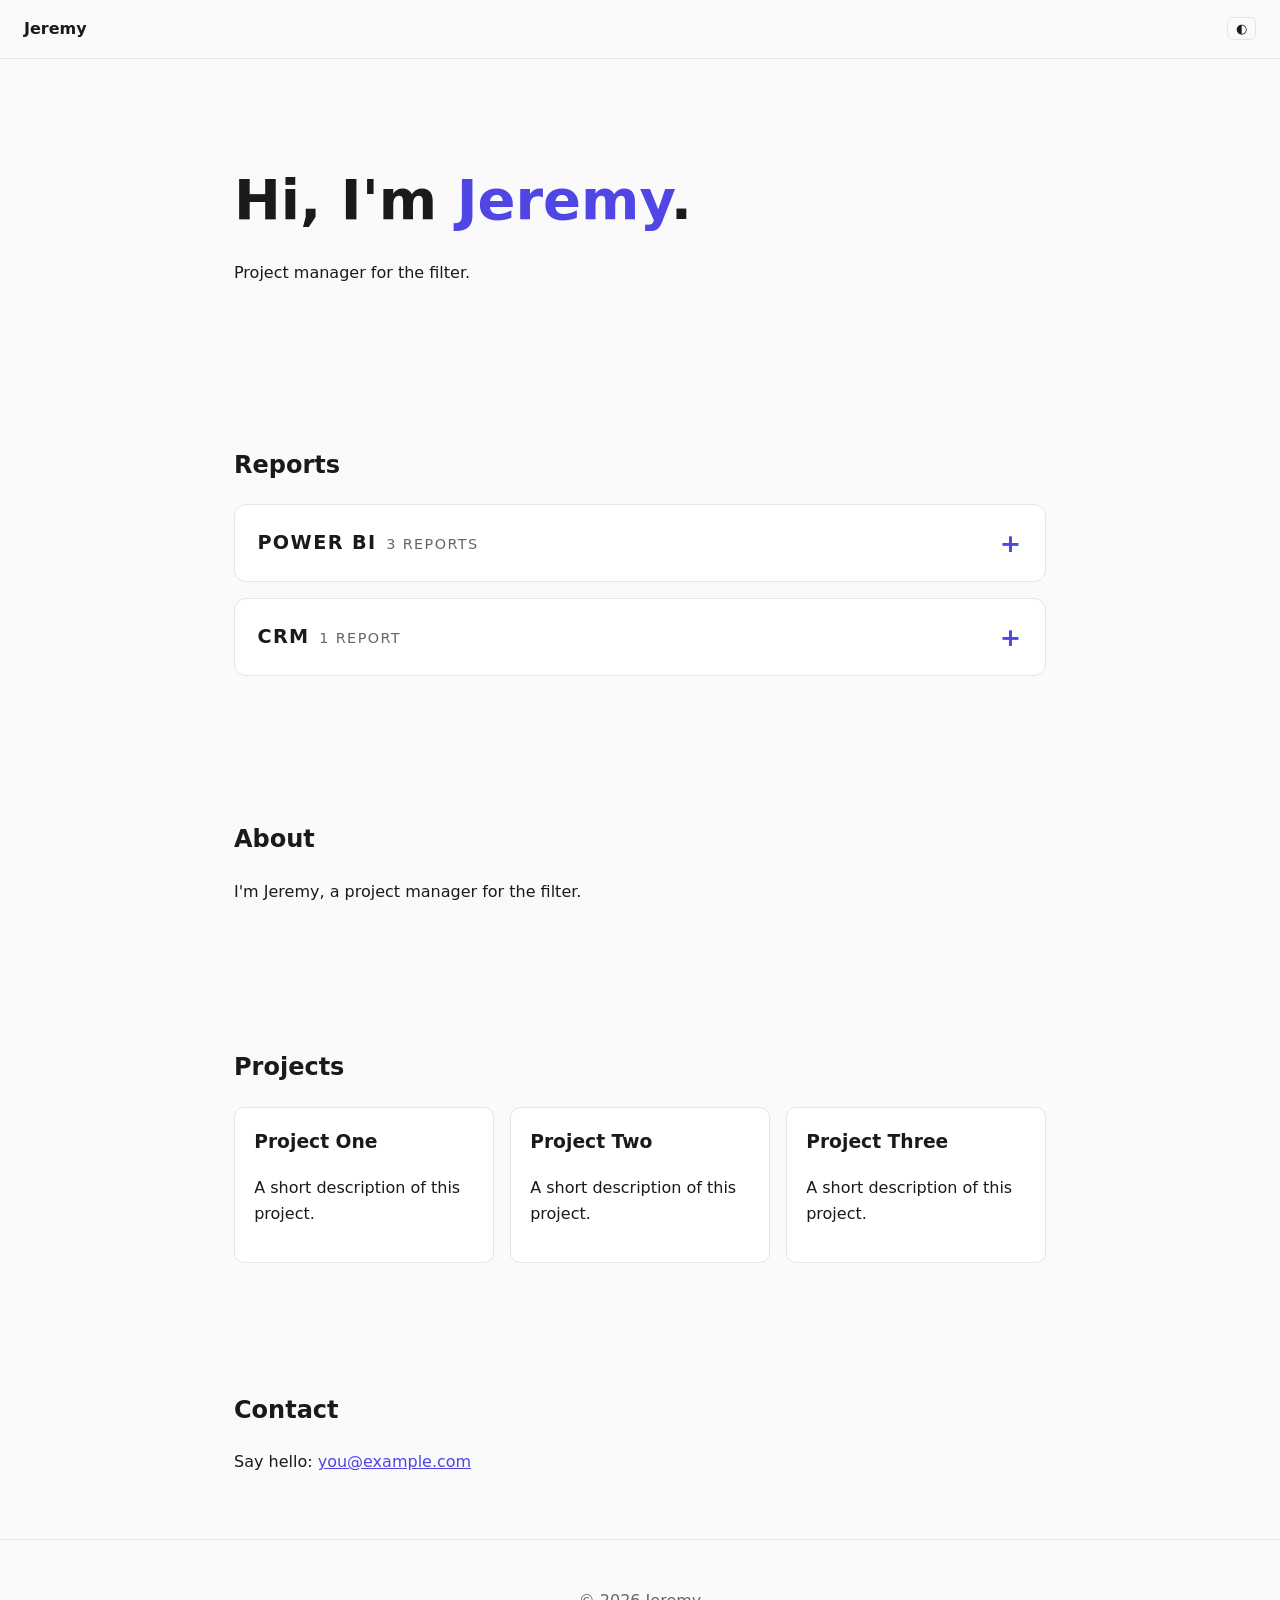
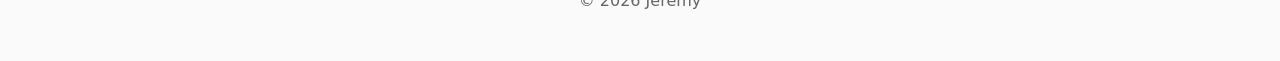
<file: index.html>
<!doctype html>
<html lang="en">
<head>
  <meta charset="utf-8">
  <meta name="viewport" content="width=device-width, initial-scale=1">
  <title>Jeremy</title>
  <meta name="description" content="Personal website">
  <link rel="stylesheet" href="assets/style.css">
  <style>
.reports{display:grid;gap:1rem;margin-top:1rem}
.report{display:flex;align-items:center;gap:1.2rem;padding:1.4rem 1.5rem;background:var(--card);border:1px solid var(--border);border-radius:12px;text-decoration:none;color:var(--fg)}
.report:hover{border-color:var(--accent)}
.report .num{font-size:1.6rem;font-weight:700;color:var(--accent);min-width:3.5rem}
.report .info{display:flex;flex-direction:column;flex:1;gap:.1rem}
.report .info strong{font-size:1.2rem}
.report small{color:var(--muted)}
.report .go{font-size:1.5rem;color:var(--muted)}
details.category{margin:0 0 1rem}
details.category>summary{list-style:none;cursor:pointer;display:flex;align-items:center;justify-content:space-between;padding:1.1rem 1.4rem;background:var(--card);border:1px solid var(--border);border-radius:12px;font-size:1.2rem;font-weight:700;color:var(--fg)}
details.category>summary::-webkit-details-marker{display:none}
details.category>summary:hover{border-color:var(--accent)}
details.category>summary .count{font-weight:400;font-size:.9rem;color:var(--muted);margin-left:.6rem}
details.category>summary::after{content:"+";font-size:1.6rem;color:var(--accent)}
details.category[open]>summary::after{content:"\2212"}
details.category[open]>summary{border-color:var(--accent)}
  </style>
</head>
<body>
  <header class="site-header">
    <a class="brand" href="index.html">Jeremy</a>
    <button id="theme-toggle" type="button" aria-label="Toggle theme">◐</button>
  </header>

  <main>
    <section id="home" class="hero">
      <h1>Hi, I'm <span class="accent">Jeremy</span>.</h1>
      <p>Project manager for the filter.</p>
    </section>

    <section id="reports">
      <h2>Reports</h2>

      <details class="category">
        <summary><span>Power BI<span class="count">3 reports</span></span></summary>
        <div class="reports">
          <a class="report" href="sales-report.html"><span class="num">R01</span><span class="info"><strong>Sales Report 2026</strong><small>Monthly sales from the ERP (PFIT &amp; FITT).</small><small>R01-T01</small></span><span class="go" aria-hidden="true">&rarr;</span></a>
          <a class="report" href="sales.html"><span class="num">R02</span><span class="info"><strong>Sales Charts</strong><small>Bar charts of net sales by month, quarter and year.</small><small>R02-C01 Monthly &middot; R02-C02 Quarterly &middot; R02-C03 Yearly</small></span><span class="go" aria-hidden="true">&rarr;</span></a>
          <a class="report" href="reports/segmentation.html"><span class="num">R04</span><span class="info"><strong>Sales Segmentation Report</strong><small>Revenue by customer size, customer group and top 10 customers.</small><small>R04-C01 Size &middot; R04-C02 Monthly by group &middot; R04-C03 Top 10</small></span><span class="go" aria-hidden="true">&rarr;</span></a>
        </div>
      </details>

      <details class="category">
        <summary><span>CRM<span class="count">1 report</span></span></summary>
        <div class="reports">
          <a class="report" href="reports/crm.html"><span class="num">R03</span><span class="info"><strong>CRM Report</strong><small>Customers, leads and pipeline.</small><small>R03-T01</small></span><span class="go" aria-hidden="true">&rarr;</span></a>
        </div>
      </details>
    </section>

    <section id="about">
      <h2>About</h2>
      <p>I'm Jeremy, a project manager for the filter.</p>
    </section>

    <section id="projects">
      <h2>Projects</h2>
      <div class="grid">
        <article class="card"><h3>Project One</h3><p>A short description of this project.</p></article>
        <article class="card"><h3>Project Two</h3><p>A short description of this project.</p></article>
        <article class="card"><h3>Project Three</h3><p>A short description of this project.</p></article>
      </div>
    </section>

    <section id="contact">
      <h2>Contact</h2>
      <p>Say hello: <a href="mailto:you@example.com">you@example.com</a></p>
    </section>
  </main>

  <footer><p>&copy; <span id="year"></span> Jeremy</p></footer>
  <script src="assets/script.js"></script>
</body>
</html>
</file>
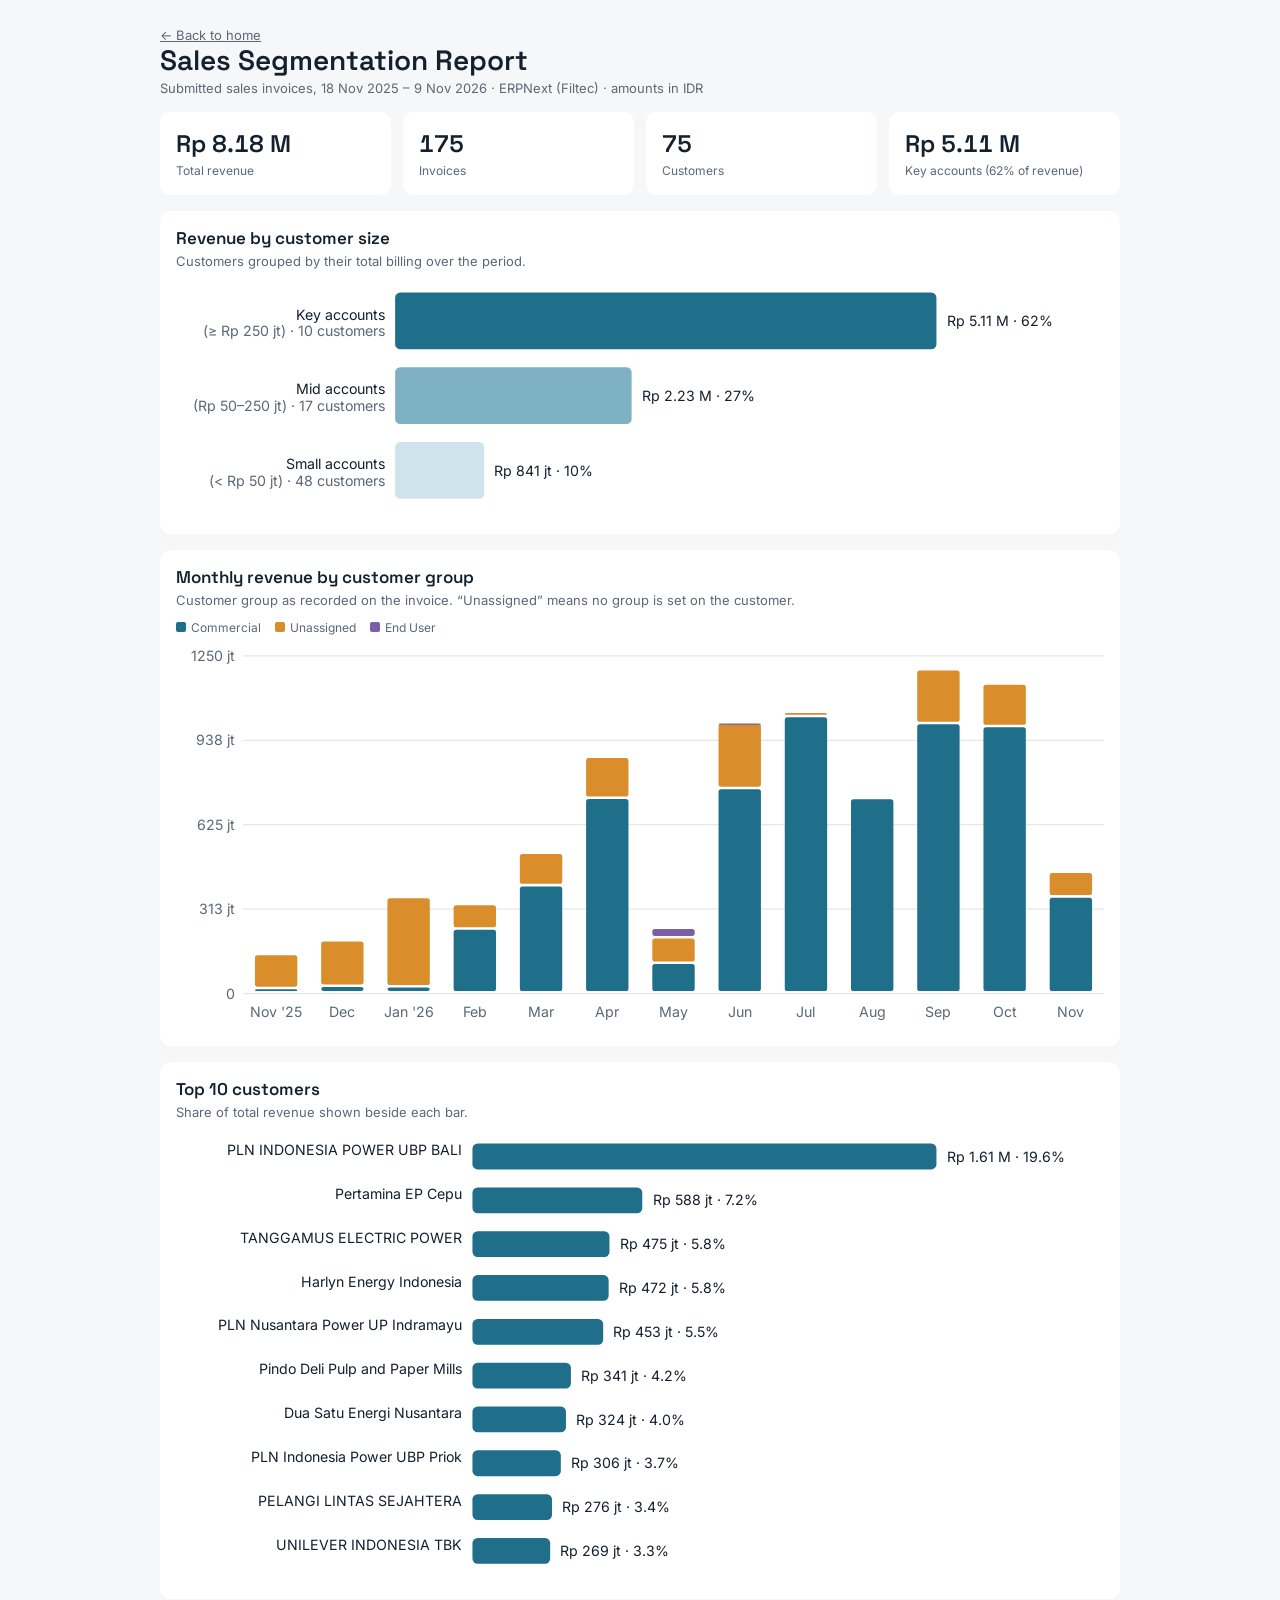
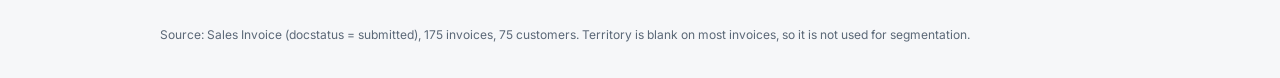
<file: report/index.html>
<!doctype html>
<html lang="en"><head><meta charset="utf-8"><meta name="viewport" content="width=device-width,initial-scale=1">
<title>Sales Segmentation Report</title>
<link rel="stylesheet" href="https://fonts.googleapis.com/css2?family=Inter:wght@400;600&family=Space+Grotesk:wght@600&display=swap">
<style>
/* Layout: single column of three chart panels under a headline strip */
:root{--bg:#f6f7f9;--panel:#fff;--fg:#14202e;--mut:#5b6877;--grid:#e3e7ec;--c1:#1f6f8b;--c2:#d98e2b;--c3:#7a5ea8;--s1:#cfe3ec;--s2:#7fb1c5;--s3:#1f6f8b;--surf:#fff;
--fd:'Space Grotesk',system-ui,sans-serif;--fb:Inter,system-ui,sans-serif}
@media (prefers-color-scheme:dark){:root:not([data-theme="light"]){--bg:#0f161d;--panel:#18222c;--fg:#e8edf2;--mut:#98a5b3;--grid:#2a3743;--c1:#5fb3d0;--c2:#e8a94d;--c3:#a98bd6;--s1:#2c4a58;--s2:#468aa5;--s3:#7cc4dc;--surf:#18222c;color-scheme:dark}}
:root[data-theme="dark"]{--bg:#0f161d;--panel:#18222c;--fg:#e8edf2;--mut:#98a5b3;--grid:#2a3743;--c1:#5fb3d0;--c2:#e8a94d;--c3:#a98bd6;--s1:#2c4a58;--s2:#468aa5;--s3:#7cc4dc;--surf:#18222c;color-scheme:dark}
body{background:var(--bg);color:var(--fg);font-family:var(--fb);margin:0;padding:24px 16px}
main{max-width:960px;margin:0 auto;display:flex;flex-direction:column;gap:16px}
h1{font:600 28px/1.15 var(--fd);margin:0;text-wrap:balance}h2{font:600 17px var(--fd);margin:0 0 4px}
.sub{color:var(--mut);margin:4px 0 0;font-size:13px}
.kpis{display:grid;grid-template-columns:repeat(auto-fit,minmax(150px,1fr));gap:12px}
.kpi,.panel{background:var(--panel);border-radius:10px;padding:16px;min-width:0}
.kpi b{display:block;font:600 24px var(--fd);font-variant-numeric:tabular-nums}.kpi span{color:var(--mut);font-size:12px}
.panel p{margin:0 0 12px;color:var(--mut);font-size:13px}
svg{width:100%;height:auto;display:block}svg text{fill:var(--mut);font:11px var(--fb)}
.leg{display:flex;gap:14px;flex-wrap:wrap;font-size:12px;color:var(--mut);margin-bottom:8px}.leg i{display:inline-block;width:10px;height:10px;border-radius:2px;margin-right:5px}
#tip{position:fixed;pointer-events:none;background:var(--fg);color:var(--bg);font-size:12px;padding:6px 8px;border-radius:6px;opacity:0;z-index:5;max-width:240px}
.src{color:var(--mut);font-size:12px}
</style></head><body>
<main>
<header><a href="../index.html" style="font-size:13px;color:var(--mut)">← Back to home</a><h1>Sales Segmentation Report</h1><p class="sub">Submitted sales invoices, 18 Nov 2025 – 9 Nov 2026 · ERPNext (Filtec) · amounts in IDR</p></header>
<div class="kpis" id="kpis"></div>
<section class="panel"><h2>Revenue by customer size</h2><p>Customers grouped by their total billing over the period.</p><div id="c1"></div></section>
<section class="panel"><h2>Monthly revenue by customer group</h2><p>Customer group as recorded on the invoice. “Unassigned” means no group is set on the customer.</p><div class="leg" id="l2"></div><div id="c2"></div></section>
<section class="panel"><h2>Top 10 customers</h2><p>Share of total revenue shown beside each bar.</p><div id="c3"></div></section>
<p class="src">Source: Sales Invoice (docstatus = submitted), 175 invoices, 75 customers. Territory is blank on most invoices, so it is not used for segmentation.</p>
</main>
<div id="tip"></div>
<script>
const D={"tiers": [{"name": "Key accounts (\u2265 Rp 250 jt)", "customers": 10, "revenue": 5110990216, "invoices": 28}, {"name": "Mid accounts (Rp 50\u2013250 jt)", "customers": 17, "revenue": 2233082195, "invoices": 41}, {"name": "Small accounts (< Rp 50 jt)", "customers": 48, "revenue": 840886359, "invoices": 106}], "months": ["2025-11", "2025-12", "2026-01", "2026-02", "2026-03", "2026-04", "2026-05", "2026-06", "2026-07", "2026-08", "2026-09", "2026-10", "2026-11"], "monthly": {"Commercial": [15939600, 24469062, 22196115, 235810620, 396716220, 719810580, 109263682, 756250357, 1022669529, 718992170, 996613829, 985602300, 355005750], "Unassigned": [126179250, 168398100, 331106340, 90705050, 120069810, 152269800, 94572000, 241349520, 15817500, 0, 199365435, 157509000, 91297500], "End User": [0, 0, 0, 0, 0, 0, 34981650, 1998000, 0, 0, 0, 0, 0]}, "top": [["PT. PLN INDONESIA POWER UBP BALI", 1607252516], ["PT Pertamina EP Cepu", 588300000], ["PT. TANGGAMUS ELECTRIC POWER", 474636000], ["PT Harlyn Energy Indonesia", 471783300], ["PT PLN Nusantara Power UP Indramayu", 452880000], ["PT. Pindo Deli Pulp and Paper Mills", 341137688], ["PT Dua Satu Energi Nusantara", 323942400], ["PT PLN Indonesia Power UBP Priok", 306182400], ["PT. PELANGI LINTAS SEJAHTERA", 275651850], ["PT UNILEVER INDONESIA TBK", 269224062]], "total": 8184958769, "inv": 175, "cust": 75};
const NS='http://www.w3.org/2000/svg',tip=document.getElementById('tip');
const fm=v=>v>=1e9?(v/1e9).toFixed(2)+' M':v>=1e6?Math.round(v/1e6)+' jt':'0';
const full=v=>'Rp '+Math.round(v).toLocaleString('id-ID');
const el=(p,t,a,txt)=>{const e=document.createElementNS(NS,t);for(const k in a)e.setAttribute(k,a[k]);if(txt!=null)e.textContent=txt;p.appendChild(e);return e};
const fmB=v=>v>=1e9?'Rp '+(v/1e9).toFixed(2)+' M':'Rp '+Math.round(v/1e6)+' jt';
function hover(n,t){n.addEventListener('mousemove',e=>{tip.innerHTML=t;tip.style.opacity=1;tip.style.left=Math.min(e.clientX+12,innerWidth-250)+'px';tip.style.top=e.clientY+12+'px'});n.addEventListener('mouseleave',()=>tip.style.opacity=0)}
document.getElementById('kpis').innerHTML=[[fmB(D.total),'Total revenue'],[D.inv,'Invoices'],[D.cust,'Customers'],[fmB(D.tiers[0].revenue/D.total*0+D.tiers[0].revenue),'Key accounts ('+Math.round(D.tiers[0].revenue/D.total*100)+'% of revenue)']].map(k=>`<div class="kpi"><b>${k[0]}</b><span>${k[1]}</span></div>`).join('');
// horizontal bars
function hbars(id,rows,colors,opt){const W=720,L=opt.L,rh=opt.rh,H=rows.length*rh+10,R=opt.R||110,mx=Math.max(...rows.map(r=>r.v));
const s=el(document.getElementById(id),'svg',{viewBox:`0 0 ${W} ${H}`,role:'img','aria-label':opt.label});
rows.forEach((r,i)=>{const y=i*rh+5,w=(W-L-R)*r.v/mx;
el(s,'text',{x:L-8,y:y+rh/2-4,'text-anchor':'end',style:'fill:var(--fg)'},r.n);
if(r.n2)el(s,'text',{x:L-8,y:y+rh/2+9,'text-anchor':'end'},r.n2);
const b=el(s,'rect',{x:L,y:y+4,width:w,height:rh-14,rx:4,fill:colors[i%colors.length]});
el(s,'text',{x:L+w+8,y:y+rh/2+1,style:'fill:var(--fg)'},r.lab);hover(b,r.tip)})}
hbars('c1',D.tiers.map(t=>({n:t.name.split(' (')[0],n2:'('+t.name.split(' (')[1]+' · '+t.customers+' customers',v:t.revenue,lab:fmB(t.revenue)+' · '+Math.round(t.revenue/D.total*100)+'%',tip:`<b>${t.name}</b><br>${t.customers} customers · ${t.invoices} invoices<br>${full(t.revenue)}`})),['var(--s3)','var(--s2)','var(--s1)'],{L:170,rh:58,R:130,label:'Revenue by customer size'});
hbars('c3',D.top.map(t=>({n:t[0].replace(/^PT\.? ?/i,'').trim().slice(0,32),v:t[1],lab:fmB(t[1])+' · '+(t[1]/D.total*100).toFixed(1)+'%',tip:`<b>${t[0]}</b><br>${full(t[1])}`})),['var(--c1)'],{L:230,rh:34,R:130,label:'Top 10 customers'});
// stacked columns
(function(){const keys=['Commercial','Unassigned','End User'],col=['var(--c1)','var(--c2)','var(--c3)'],M=D.months,W=720,H=300,L=52,B=28,T=10;
document.getElementById('l2').innerHTML=keys.map((k,i)=>`<span><i style="background:${col[i]}"></i>${k}</span>`).join('');
const tot=M.map((m,i)=>keys.reduce((a,k)=>a+D.monthly[k][i],0)),mx=Math.ceil(Math.max(...tot)/2.5e8)*2.5e8;
const s=el(document.getElementById('c2'),'svg',{viewBox:`0 0 ${W} ${H}`,role:'img','aria-label':'Monthly revenue by customer group'});
for(let g=0;g<=4;g++){const v=mx*g/4,y=H-B-(H-B-T)*g/4;el(s,'line',{x1:L,x2:W,y1:y,y2:y,stroke:'var(--grid)'});el(s,'text',{x:L-6,y:y+4,'text-anchor':'end'},v?Math.round(v/1e6)+' jt':'0')}
const bw=(W-L)/M.length;
M.forEach((m,i)=>{let y=H-B;const x=L+i*bw+bw*.18,w=bw*.64;
keys.forEach((k,j)=>{const v=D.monthly[k][i];if(!v)return;const h=(H-B-T)*v/mx;y-=h;
const r=el(s,'rect',{x,y,width:w,height:Math.max(h-2,1),rx:2,fill:col[j]});hover(r,`<b>${k} · ${m}</b><br>${full(v)}`)});
el(s,'text',{x:x+w/2,y:H-10,'text-anchor':'middle'},['Jan','Feb','Mar','Apr','May','Jun','Jul','Aug','Sep','Oct','Nov','Dec'][+m.slice(5)-1]+(m.slice(5)==='01'||i===0?" '"+m.slice(2,4):''))})})();
</script></body></html>
</file>
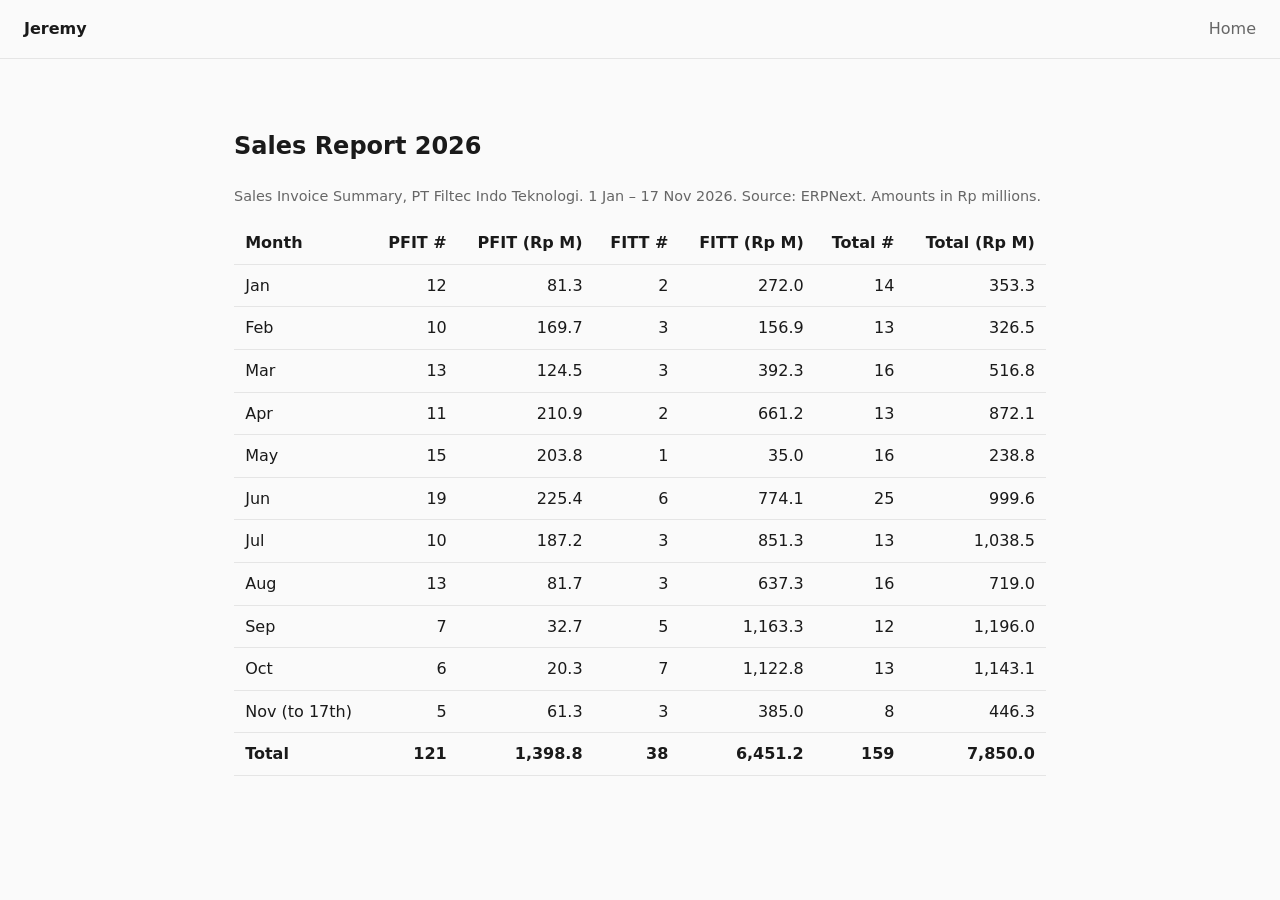
<file: sales-report.html>
<!doctype html>
<html lang="en">
<head>
  <meta charset="utf-8">
  <meta name="viewport" content="width=device-width, initial-scale=1">
  <title>Sales Report 2026</title>
  <link rel="stylesheet" href="assets/style.css">
  <style>
    .tablewrap{overflow-x:auto}
    table{width:100%;border-collapse:collapse;font-variant-numeric:tabular-nums}
    th,td{padding:.5rem .7rem;border-bottom:1px solid var(--border);text-align:right;white-space:nowrap}
    th:first-child,td:first-child{text-align:left}
    tfoot td{font-weight:700}
    .note{color:var(--muted);font-size:.9rem}
  </style>
</head>
<body>
  <header class="site-header">
    <a class="brand" href="index.html">Jeremy</a>
    <nav><a href="index.html">Home</a></nav>
  </header>
  <main>
    <section>
      <h1>Sales Report 2026</h1>
      <p class="note">Sales Invoice Summary, PT Filtec Indo Teknologi. 1 Jan – 17 Nov 2026. Source: ERPNext. Amounts in Rp millions.</p>
      <div class="tablewrap">
        <table id="report">
          <thead><tr><th>Month</th><th>PFIT #</th><th>PFIT (Rp M)</th><th>FITT #</th><th>FITT (Rp M)</th><th>Total #</th><th>Total (Rp M)</th></tr></thead>
          <tbody></tbody><tfoot></tfoot>
        </table>
      </div>
    </section>
  </main>
  <script>
    const rows = [
      ["Jan",12,81341355.0,2,271961100.0],
      ["Feb",10,169660170.0,3,156855500.0],
      ["Mar",13,124466520.0,3,392319510.0],
      ["Apr",11,210888900.0,2,661191480.0],
      ["May",15,203835682.5,1,34981650.0],
      ["Jun",19,225448357.08,6,774149520.0],
      ["Jul",10,187169754.0,3,851317275.0],
      ["Aug",13,81659370.0,3,637332799.9848],
      ["Sep",7,32689500.0,5,1163289763.56],
      ["Oct",6,20290800.0,7,1122820500.0],
      ["Nov (to 17th)",5,61299750.0,3,385003500.0]
    ];
    const m = v => (v/1e6).toLocaleString("en-US",{minimumFractionDigits:1,maximumFractionDigits:1});
    const line = (l,a,b,c,d) => `<tr><td>${l}</td><td>${a}</td><td>${m(b)}</td><td>${c}</td><td>${m(d)}</td><td>${a+c}</td><td>${m(b+d)}</td></tr>`;
    document.querySelector("tbody").innerHTML = rows.map(r => line(...r)).join("");
    const t = rows.reduce((s,r)=>[s[0]+r[1],s[1]+r[2],s[2]+r[3],s[3]+r[4]],[0,0,0,0]);
    document.querySelector("tfoot").innerHTML = line("Total",...t);
  </script>
</body>
</html>
</file>
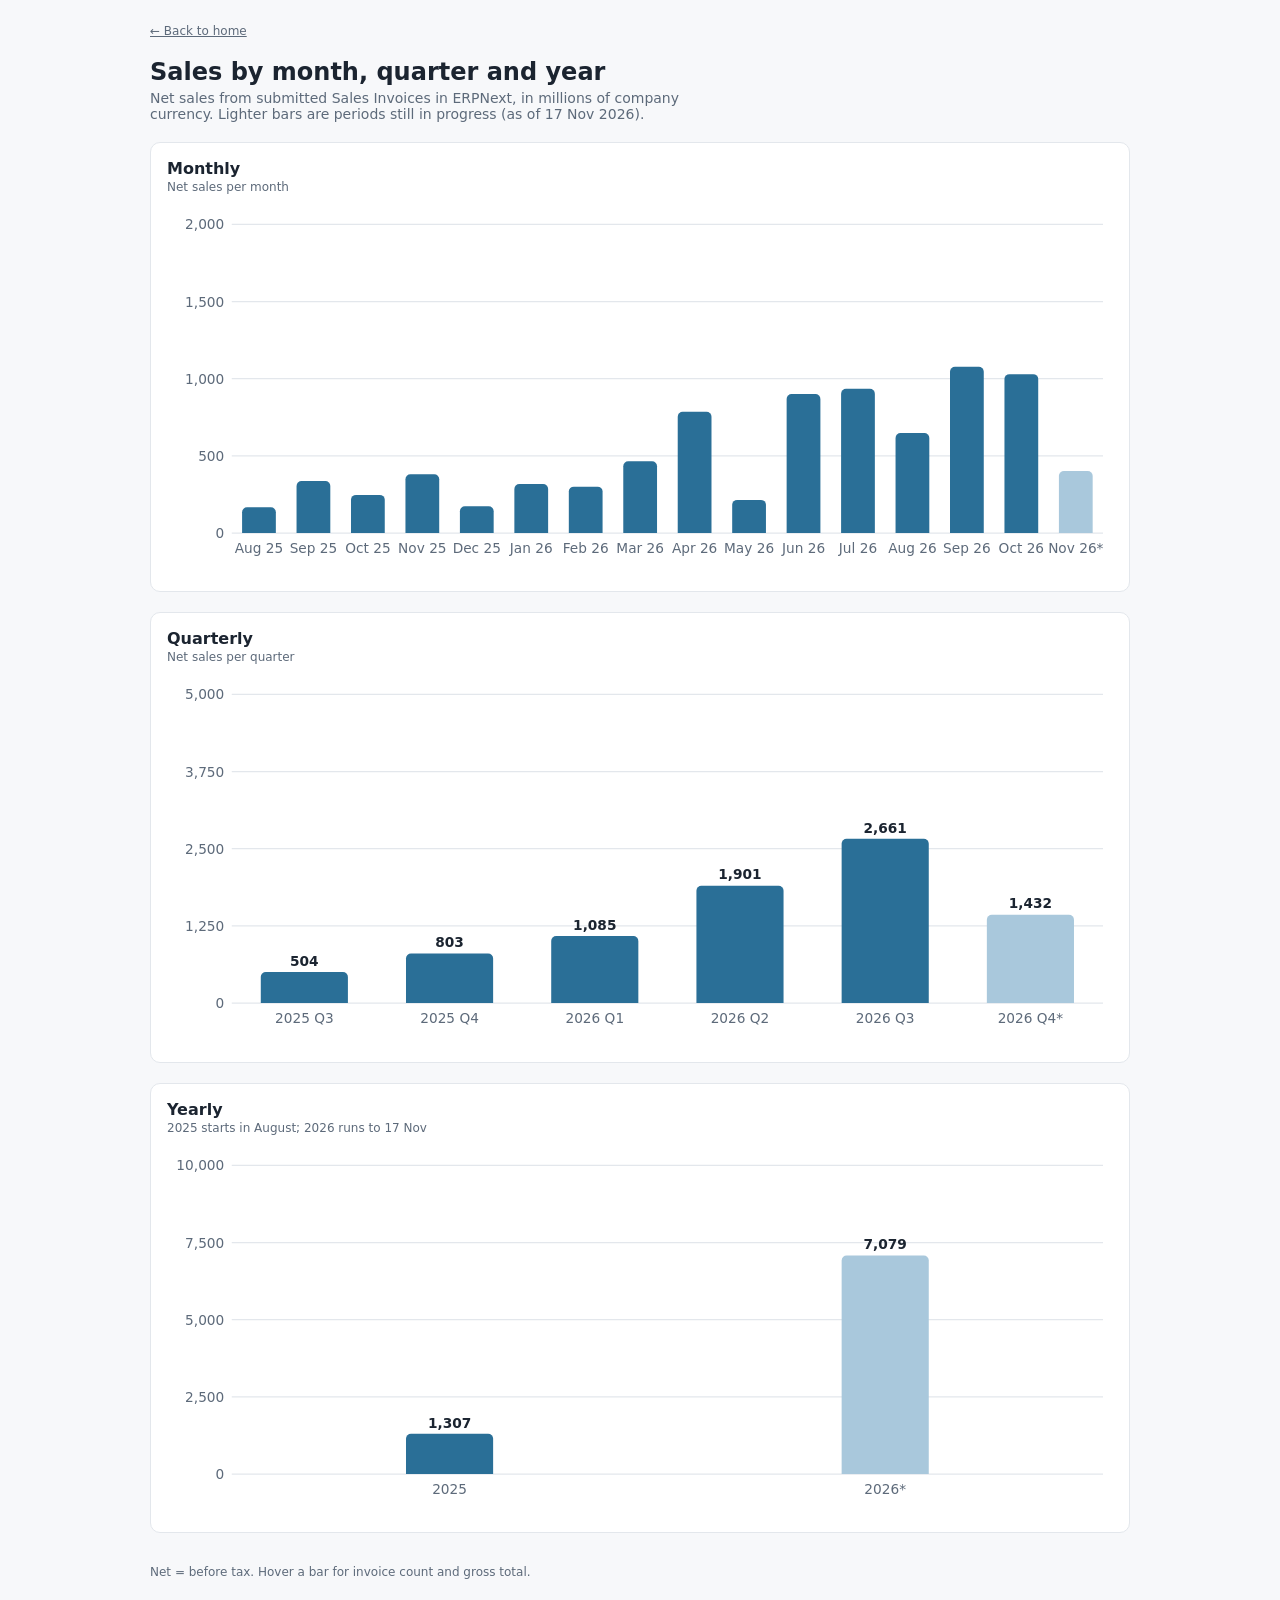
<file: sales.html>
<!doctype html>
<html lang="en">
<head>
<meta charset="utf-8">
<meta name="viewport" content="width=device-width, initial-scale=1">
<title>Sales Bar Charts</title>
<style>
:root{--bg:#f7f8fa;--surface:#fff;--fg:#1b2430;--muted:#5d6a7a;--grid:#e3e7ec;--bar:#2a6f97;--bar-hi:#1b4f70;--partial:#a9c8dc;--tip:#1b2430;--tipfg:#fff;font-family:Inter,system-ui,sans-serif}
@media (prefers-color-scheme:dark){:root:not([data-theme="light"]){--bg:#0f141a;--surface:#161d26;--fg:#e8edf2;--muted:#93a1b1;--grid:#26303c;--bar:#5fa8d3;--bar-hi:#8cc4e6;--partial:#33566d;--tip:#e8edf2;--tipfg:#0f141a;color-scheme:dark}}
body{background:var(--bg);color:var(--fg);margin:0;padding:24px 16px;font-size:14px}
main{max-width:980px;margin:0 auto;display:flex;flex-direction:column;gap:20px;padding:0}
h1{font-size:24px;margin:0}
.sub{color:var(--muted);margin:4px 0 0;max-width:65ch}
section{background:var(--surface);border:1px solid var(--grid);border-radius:10px;padding:16px;min-width:0}
h2{font-size:16px;margin:0 0 2px}
.note{color:var(--muted);font-size:12px;margin:0 0 8px}
.wrap{overflow-x:auto}
svg{display:block;width:100%;height:auto;min-width:340px}
svg text{fill:var(--muted);font-size:11px;font-variant-numeric:tabular-nums}
svg .val{fill:var(--fg);font-weight:600}
.bar{fill:var(--bar)}.bar.p{fill:var(--partial)}
.hit:hover+.bar,.hit:focus+.bar{fill:var(--bar-hi)}
.hit{fill:transparent;cursor:default;outline:none}
#tip{position:fixed;pointer-events:none;background:var(--tip);color:var(--tipfg);padding:6px 9px;border-radius:6px;font-size:12px;line-height:1.4;opacity:0;z-index:5;transition:opacity .1s}
.foot{color:var(--muted);font-size:12px}
.back{color:var(--muted);font-size:12px}
</style>
</head>
<body>
<main>
<a class="back" href="index.html">← Back to home</a>
<div><h1>Sales by month, quarter and year</h1>
<p class="sub">Net sales from submitted Sales Invoices in ERPNext, in millions of company currency. Lighter bars are periods still in progress (as of 17 Nov 2026).</p></div>
<section><h2>Monthly</h2><p class="note">Net sales per month</p><div class="wrap" id="m"></div></section>
<section><h2>Quarterly</h2><p class="note">Net sales per quarter</p><div class="wrap" id="q"></div></section>
<section><h2>Yearly</h2><p class="note">2025 starts in August; 2026 runs to 17 Nov</p><div class="wrap" id="y"></div></section>
<p class="foot">Net = before tax. Hover a bar for invoice count and gross total.</p>
</main>
<div id="tip"></div>
<script>
const M=[["Aug 25",2,167000000,185370000],["Sep 25",9,337075000,374153250],["Oct 25",19,247509600,274735656],["Nov 25",13,381238000,423174180],["Dec 25",10,173754200,192867162],["Jan 26",14,318290500,353302455],["Feb 26",13,300897000,326515670],["Mar 26",16,465573000,516786030],["Apr 26",13,785658000,872080380],["May 26",16,215150750,238817333],["Jun 26",25,900538628,999597877],["Jul 26",13,935573900,1038487029],["Aug 26",16,647740694,718992170],["Sep 26",12,1077458796,1195979264],["Oct 26",13,1029830000,1143111300],["Nov 26*",8,402075000,446303250,1]];
const Q=[["2025 Q3",11,504075000,559523250],["2025 Q4",42,802501800,890776998],["2026 Q1",43,1084760500,1196604155],["2026 Q2",54,1901347378,2110495590],["2026 Q3",41,2660773390,2953458463],["2026 Q4*",21,1431905000,1589414550,1]];
const Y=[["2025",53,1306576800,1450300248],["2026*",159,7078786268,7849972757,1]];
const f=n=>Math.round(n/1e6).toLocaleString("en-US");
const tip=document.getElementById("tip");
function nice(max){const p=Math.pow(10,Math.floor(Math.log10(max)));for(const s of [1,2,2.5,5,10]){if(s*p>=max)return s*p}}
function chart(id,d,labelAll){
 const W=760,H=300,L=52,R=8,T=18,B=34,mx=nice(Math.max(...d.map(x=>x[2]))*1.05);
 const bw=(W-L-R)/d.length,w=Math.min(bw*0.62,70);
 let s=`<svg viewBox="0 0 ${W} ${H}" role="img" aria-label="Bar chart of net sales">`;
 for(let i=0;i<=4;i++){const v=mx*i/4,y=T+(H-T-B)*(1-i/4);
  s+=`<line x1="${L}" x2="${W-R}" y1="${y}" y2="${y}" stroke="var(--grid)"/><text x="${L-6}" y="${y+4}" text-anchor="end">${f(v)}</text>`}
 d.forEach((x,i)=>{const h=(H-T-B)*x[2]/mx,cx=L+bw*i+bw/2,y=H-B-h;
  s+=`<g><rect class="hit" tabindex="0" x="${L+bw*i}" y="${T}" width="${bw}" height="${H-T-B}" data-i="${i}"/>
  <path class="bar${x[4]?" p":""}" d="M${cx-w/2},${H-B}V${y+4}a4,4 0 0 1 4,-4H${cx+w/2-4}a4,4 0 0 1 4,4V${H-B}Z"/>`;
  if(labelAll)s+=`<text class="val" x="${cx}" y="${y-5}" text-anchor="middle">${f(x[2])}</text>`;
  s+=`<text x="${cx}" y="${H-B+16}" text-anchor="middle">${x[0]}</text></g>`});
 s+="</svg>";
 const el=document.getElementById(id);el.innerHTML=s;
 el.querySelectorAll(".hit").forEach(h=>{const x=d[h.dataset.i];
  const show=e=>{tip.innerHTML=`<b>${x[0].replace("*","")}</b><br>Net ${f(x[2])}M<br>Gross ${f(x[3])}M<br>${x[1]} invoices`;
   const r=h.getBoundingClientRect();let px=e.clientX||r.left+r.width/2,py=e.clientY||r.top;
   tip.style.left=Math.min(px+12,innerWidth-140)+"px";tip.style.top=Math.max(py-70,8)+"px";tip.style.opacity=1};
  h.addEventListener("mousemove",show);h.addEventListener("focus",show);
  h.addEventListener("mouseleave",()=>tip.style.opacity=0);h.addEventListener("blur",()=>tip.style.opacity=0)})}
chart("m",M,false);chart("q",Q,true);chart("y",Y,true);
</script>
</body>
</html>
</file>
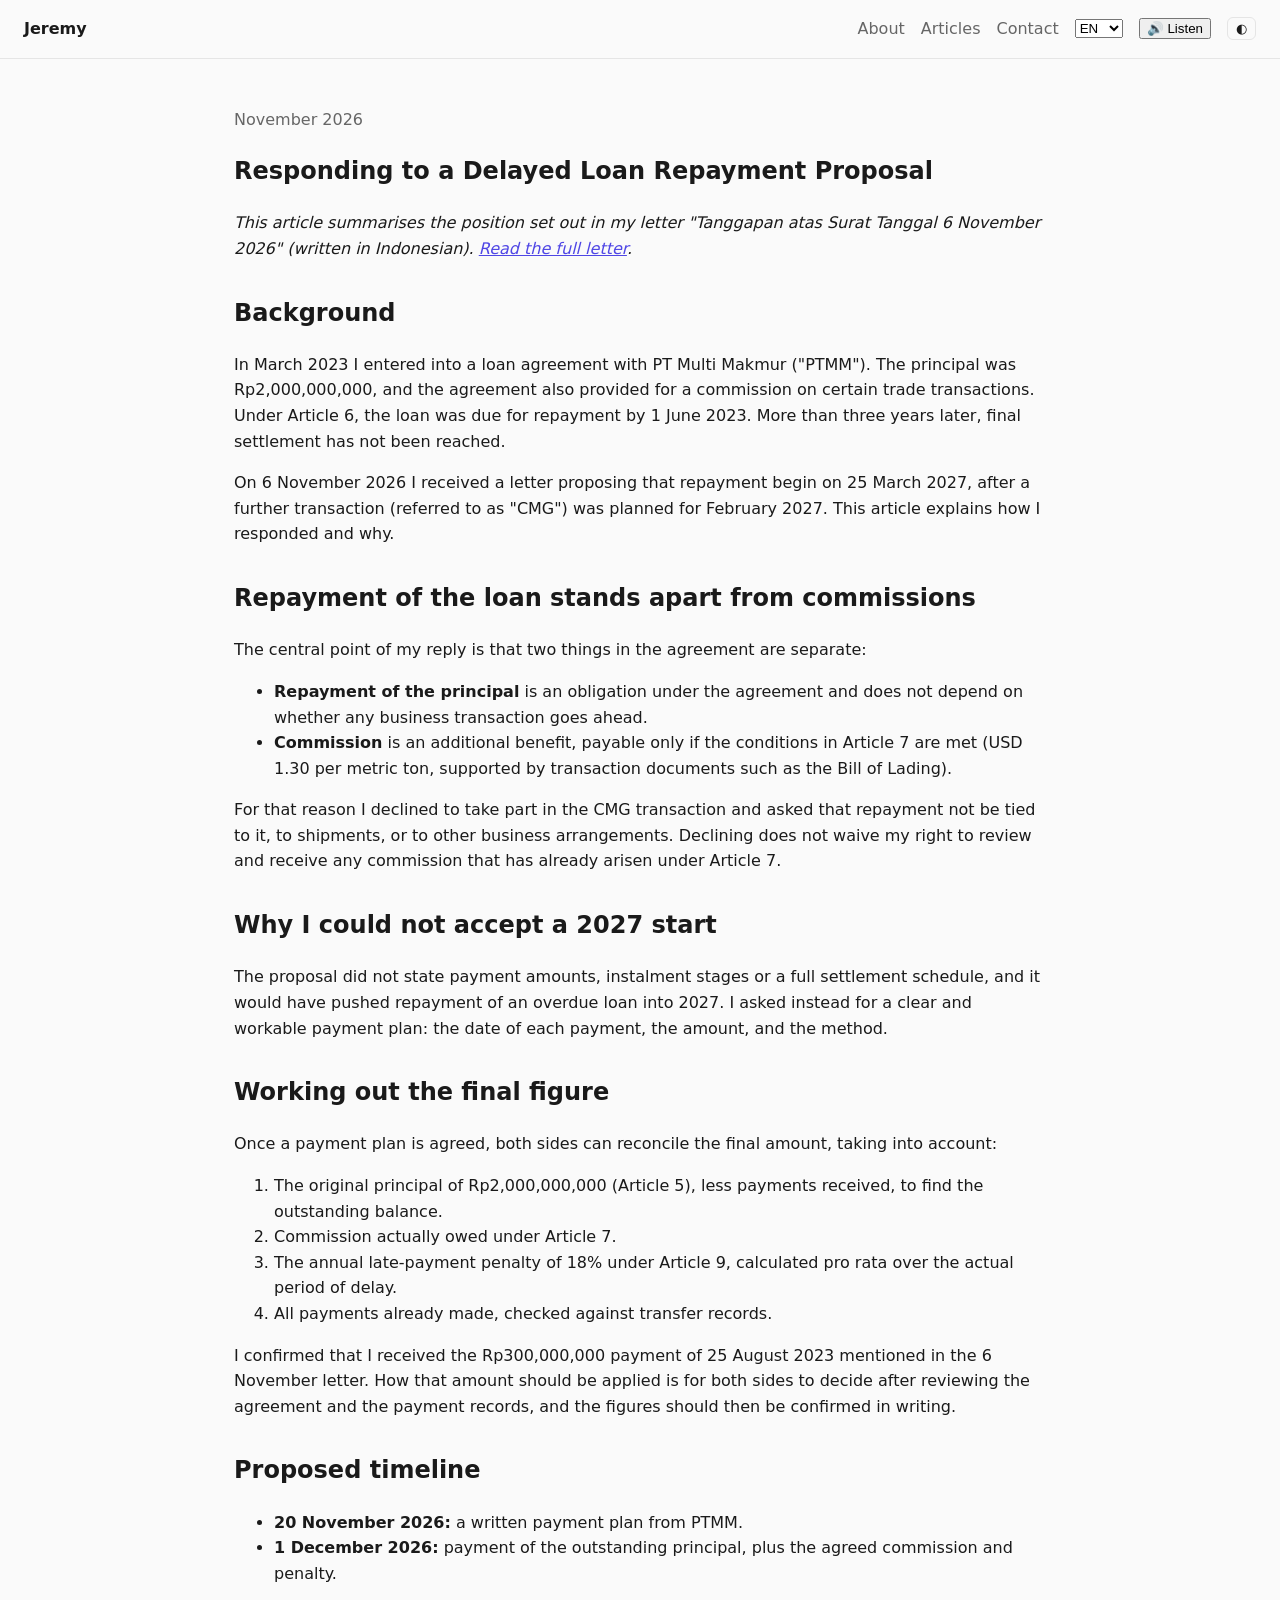
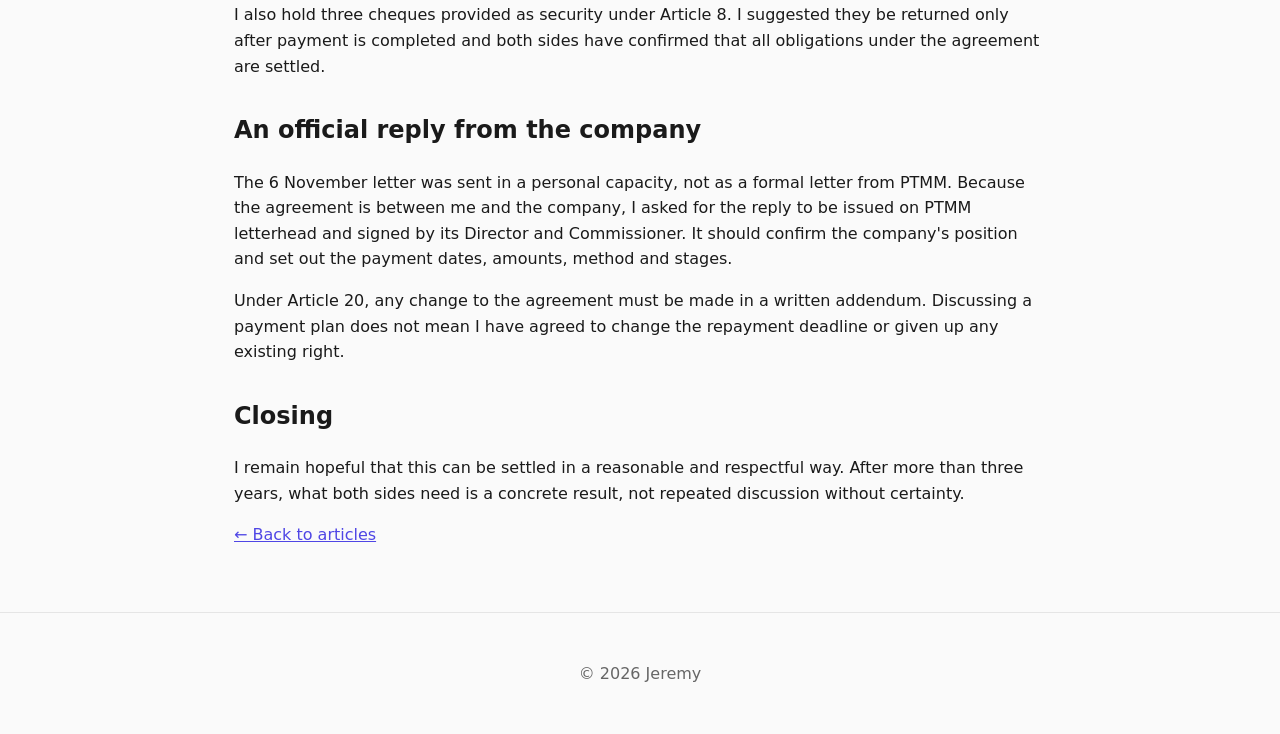
<file: articles/loan-response.html>
<!doctype html>
<html lang="en">
<head>
  <meta charset="utf-8">
  <meta name="viewport" content="width=device-width, initial-scale=1">
  <title>Responding to a Delayed Loan Repayment Proposal</title>
  <meta name="description" content="A summary of Jeremy's November 2026 response to a repayment proposal on an overdue loan.">
  <link rel="stylesheet" href="../assets/style.css">
</head>
<body>
  <header class="site-header">
    <a class="brand" href="../index.html">Jeremy</a>
    <nav>
      <a href="../index.html#about" data-i18n="nav_about">About</a>
      <a href="../index.html#articles" data-i18n="nav_articles">Articles</a>
      <a href="../index.html#contact" data-i18n="nav_contact">Contact</a>
      <select id="lang" aria-label="Language">
        <option value="en">EN</option>
        <option value="id">ID</option>
        <option value="zh">中文</option>
      </select>
      <button id="speak" class="tool" data-i18n="sound_play">🔊 Listen</button>
      <button id="theme-toggle" aria-label="Toggle theme">◐</button>
    </nav>
  </header>

  <main>
    <article style="padding:3rem 0">
      <p style="color:var(--muted);margin:0" data-i18n="a_date">November 2026</p>
      <h1 data-i18n="art1_t">Responding to a Delayed Loan Repayment Proposal</h1>
      <p><em data-i18n="a_intro">This article summarises the position set out in my letter "Tanggapan atas Surat Tanggal 6 November 2026" (written in Indonesian). <a href="surat-tanggapan.html">Read the full letter</a>.</em></p>

      <h2 data-i18n="h_bg">Background</h2>
      <p data-i18n="p_bg1"></p>
      <p data-i18n="p_bg2"></p>

      <h2 data-i18n="h_sep"></h2>
      <p data-i18n="p_sep1"></p>
      <ul>
        <li data-i18n="li_sep1"></li>
        <li data-i18n="li_sep2"></li>
      </ul>
      <p data-i18n="p_sep2"></p>

      <h2 data-i18n="h_why"></h2>
      <p data-i18n="p_why"></p>

      <h2 data-i18n="h_calc"></h2>
      <p data-i18n="p_calc1"></p>
      <ol>
        <li data-i18n="li_c1"></li>
        <li data-i18n="li_c2"></li>
        <li data-i18n="li_c3"></li>
        <li data-i18n="li_c4"></li>
      </ol>
      <p data-i18n="p_calc2"></p>

      <h2 data-i18n="h_time"></h2>
      <ul>
        <li data-i18n="li_t1"></li>
        <li data-i18n="li_t2"></li>
      </ul>
      <p data-i18n="p_cheque"></p>

      <h2 data-i18n="h_off"></h2>
      <p data-i18n="p_off1"></p>
      <p data-i18n="p_off2"></p>

      <h2 data-i18n="h_close"></h2>
      <p data-i18n="p_close"></p>

      <p><a href="../index.html#articles" data-i18n="back">&larr; Back to articles</a></p>
    </article>
  </main>

  <footer><p>&copy; <span id="year"></span> Jeremy</p></footer>
  <script src="../assets/script.js"></script>
</body>
</html>
</file>
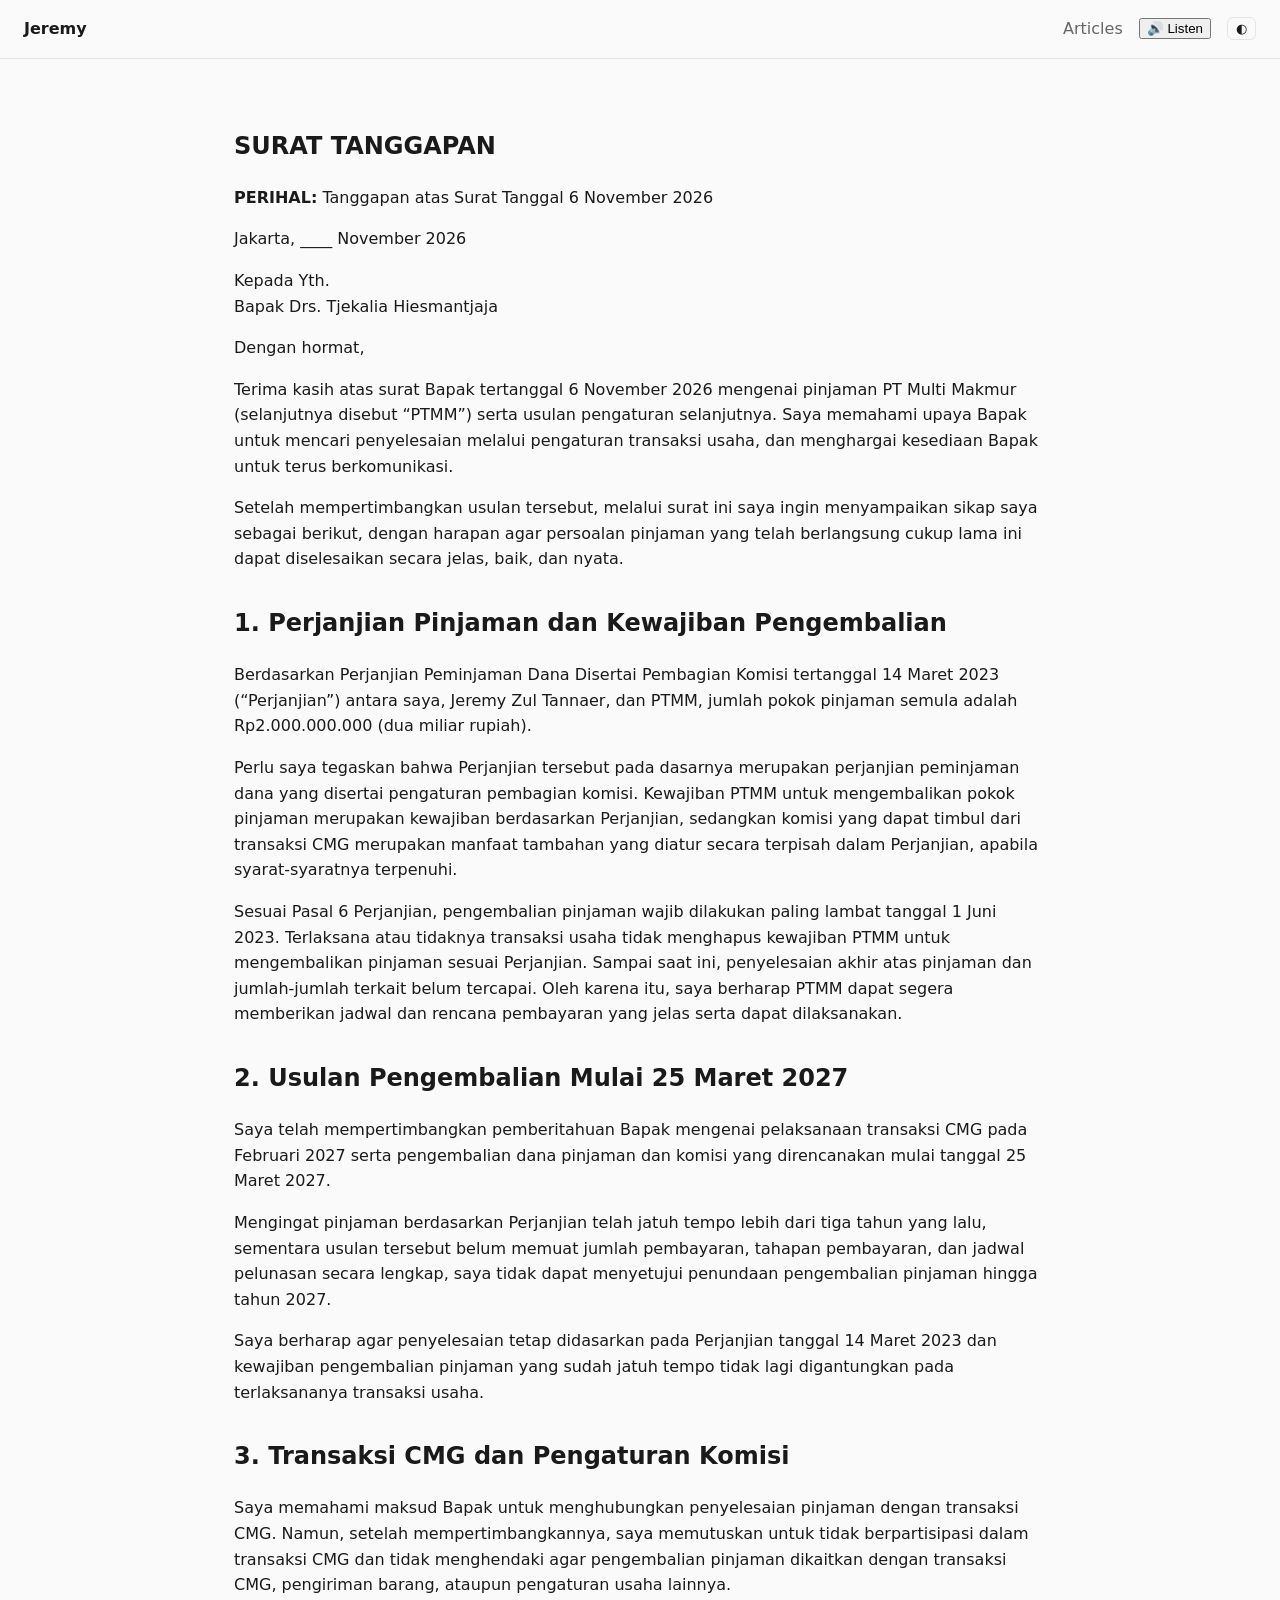
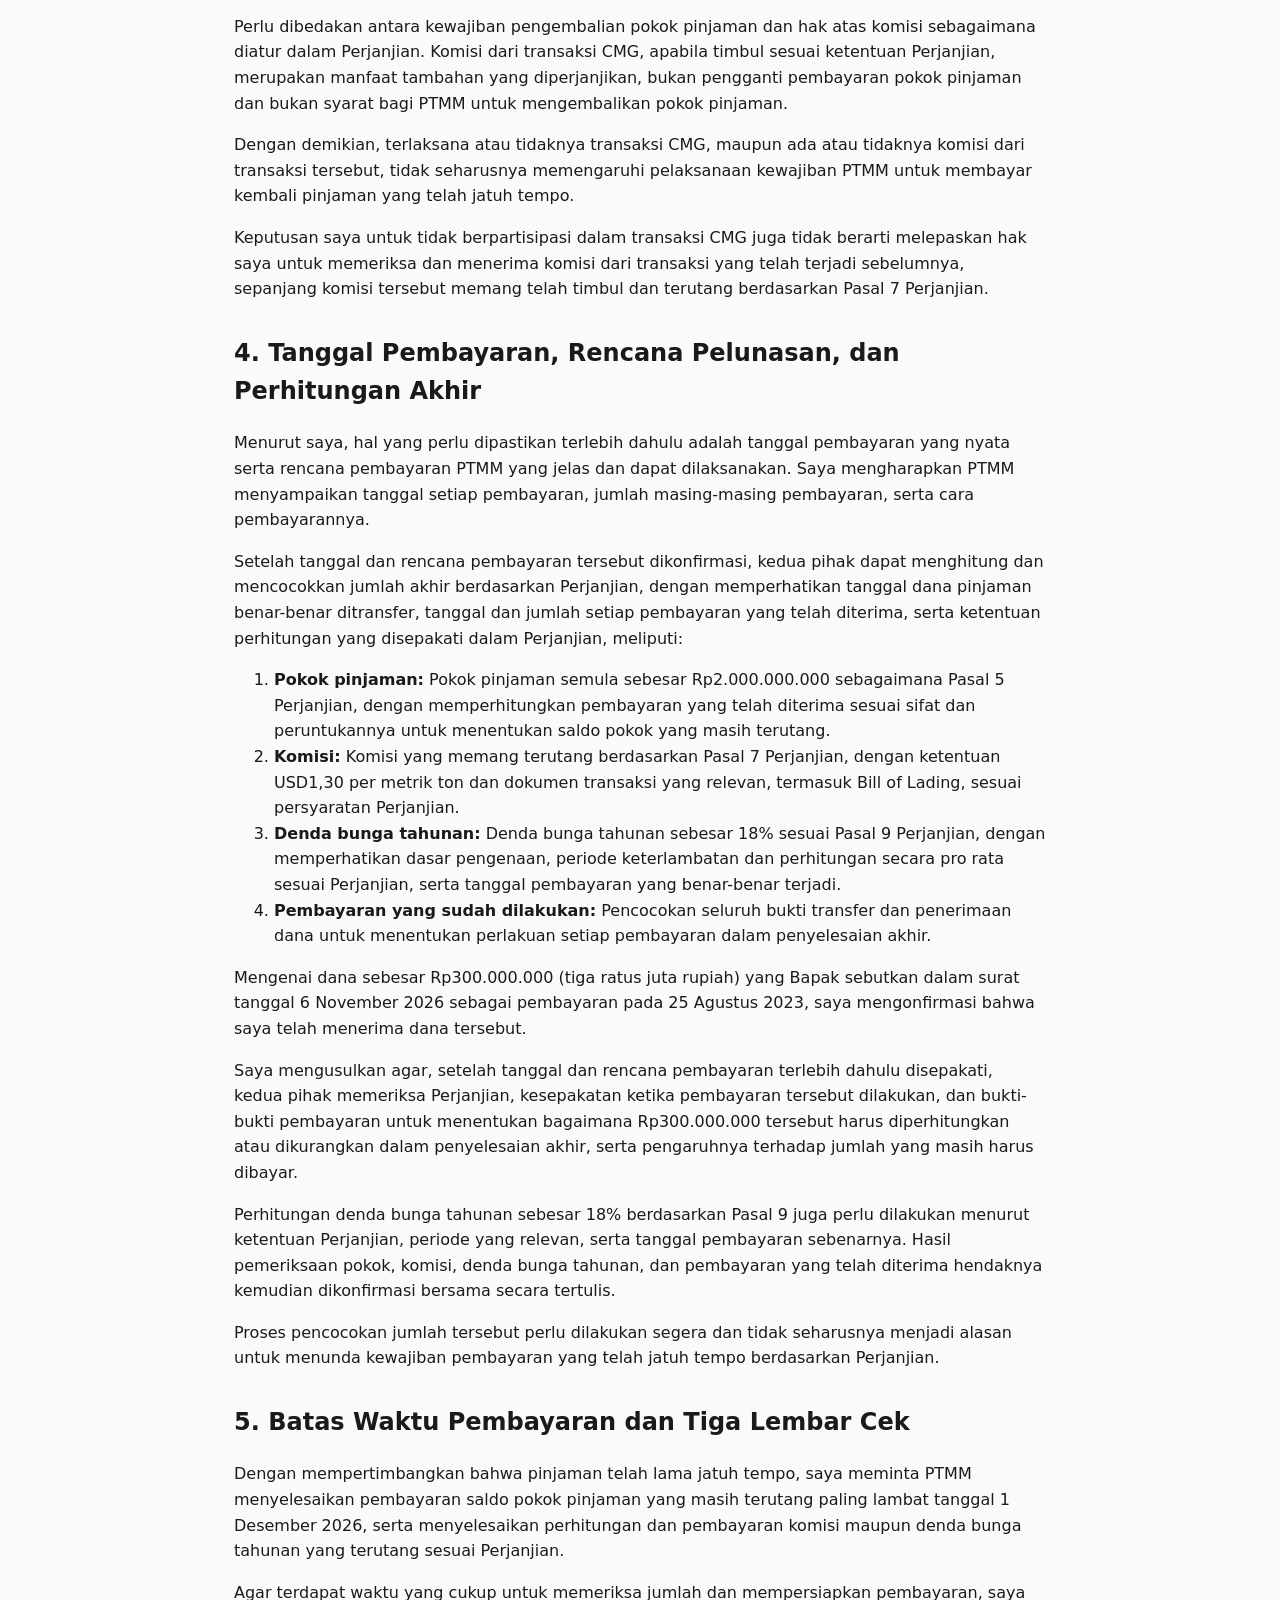
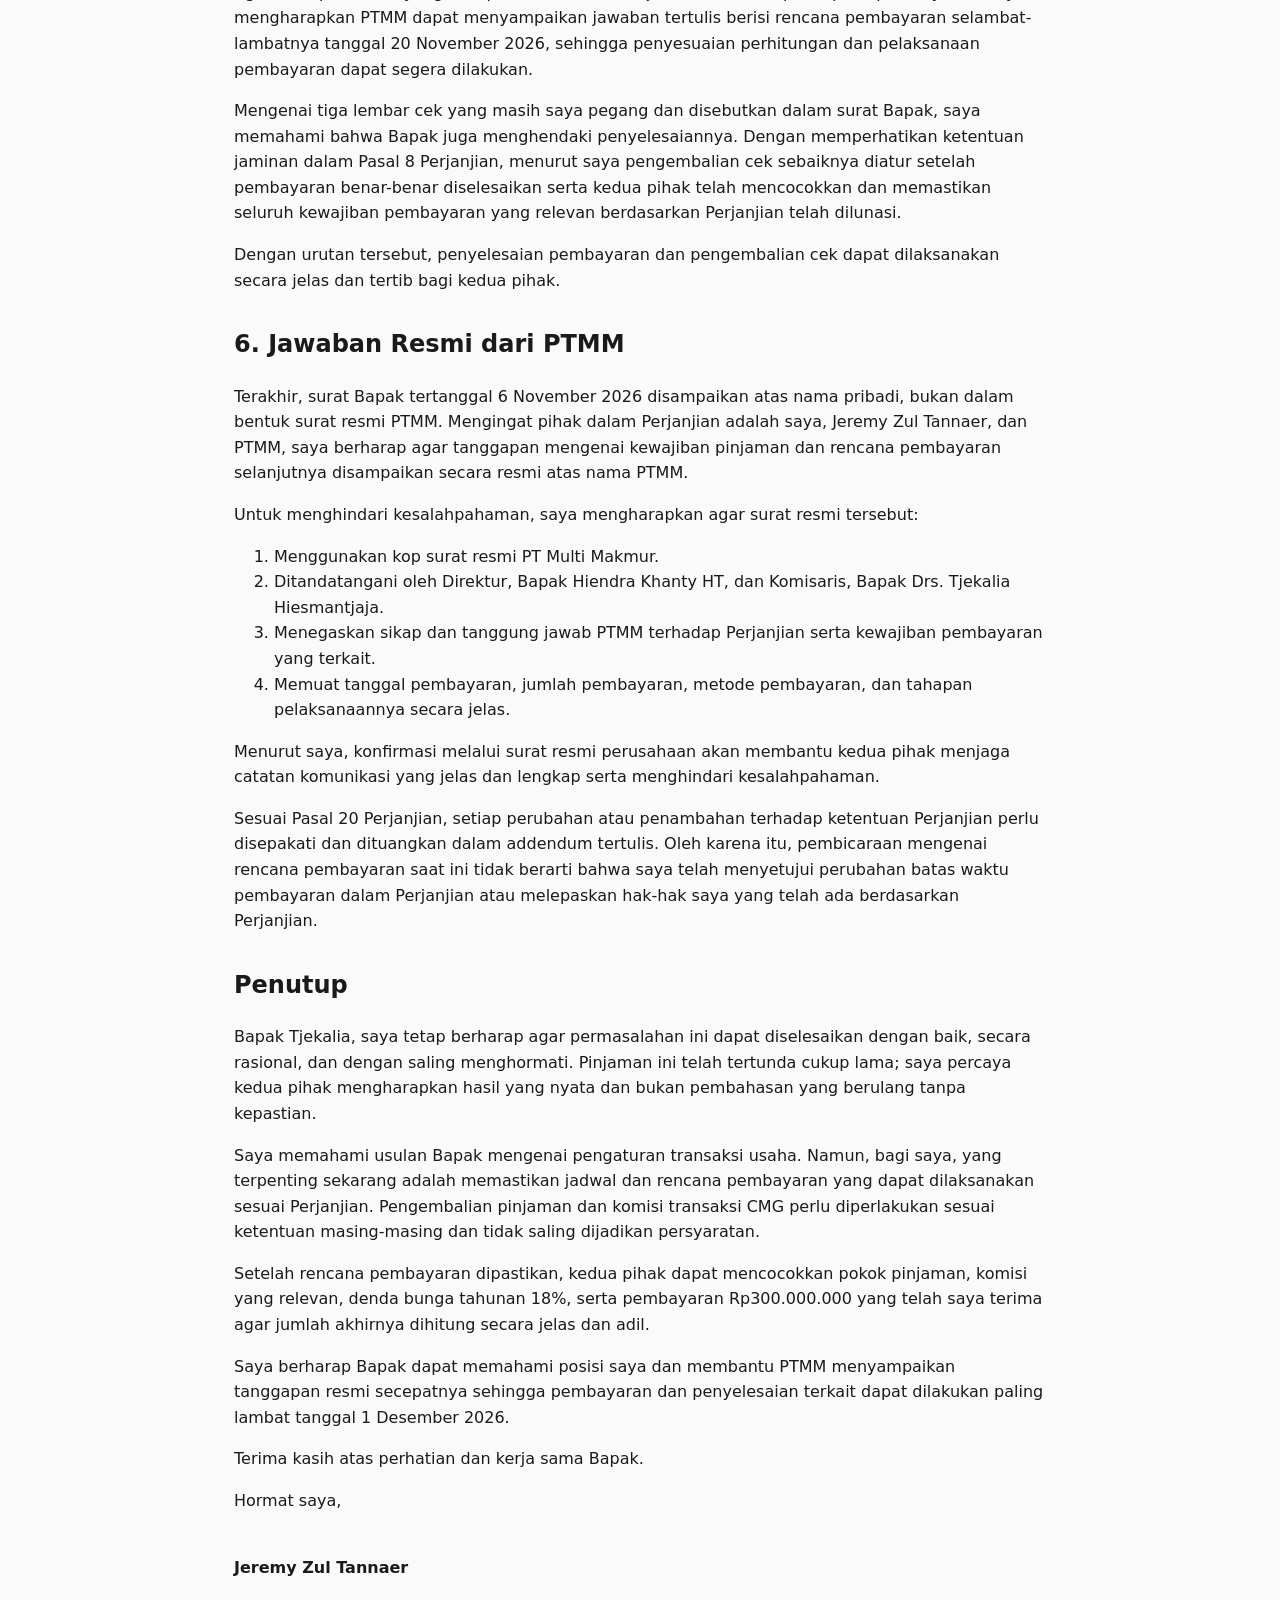
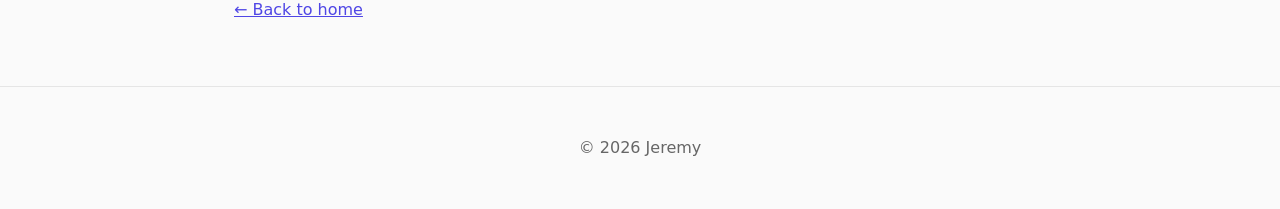
<file: articles/surat-tanggapan.html>
<!doctype html>
<html lang="id">
<head>
  <meta charset="utf-8">
  <meta name="viewport" content="width=device-width, initial-scale=1">
  <title>Surat Tanggapan</title>
  <meta name="description" content="Surat tanggapan atas surat tanggal 6 November 2026.">
  <link rel="stylesheet" href="../assets/style.css">
</head>
<body>
  <header class="site-header">
    <a class="brand" href="../index.html">Jeremy</a>
    <nav>
      <a href="../index.html#articles" data-i18n="nav_articles">Articles</a>
      <button id="speak" class="tool" data-i18n="sound_play">🔊 Listen</button>
      <button id="theme-toggle" aria-label="Toggle theme">◐</button>
    </nav>
  </header>

  <main data-speech="id-ID">
    <article style="padding:3rem 0">
      <h1>SURAT TANGGAPAN</h1>
      <p><strong>PERIHAL:</strong> Tanggapan atas Surat Tanggal 6 November 2026</p>
      <p>Jakarta, ____ November 2026</p>
      <p>Kepada Yth.<br>Bapak Drs. Tjekalia Hiesmantjaja</p>
      <p>Dengan hormat,</p>
      <p>Terima kasih atas surat Bapak tertanggal 6 November 2026 mengenai pinjaman PT Multi Makmur (selanjutnya disebut “PTMM”) serta usulan pengaturan selanjutnya. Saya memahami upaya Bapak untuk mencari penyelesaian melalui pengaturan transaksi usaha, dan menghargai kesediaan Bapak untuk terus berkomunikasi.</p>
      <p>Setelah mempertimbangkan usulan tersebut, melalui surat ini saya ingin menyampaikan sikap saya sebagai berikut, dengan harapan agar persoalan pinjaman yang telah berlangsung cukup lama ini dapat diselesaikan secara jelas, baik, dan nyata.</p>

      <h2>1. Perjanjian Pinjaman dan Kewajiban Pengembalian</h2>
      <p>Berdasarkan Perjanjian Peminjaman Dana Disertai Pembagian Komisi tertanggal 14 Maret 2023 (“Perjanjian”) antara saya, Jeremy Zul Tannaer, dan PTMM, jumlah pokok pinjaman semula adalah Rp2.000.000.000 (dua miliar rupiah).</p>
      <p>Perlu saya tegaskan bahwa Perjanjian tersebut pada dasarnya merupakan perjanjian peminjaman dana yang disertai pengaturan pembagian komisi. Kewajiban PTMM untuk mengembalikan pokok pinjaman merupakan kewajiban berdasarkan Perjanjian, sedangkan komisi yang dapat timbul dari transaksi CMG merupakan manfaat tambahan yang diatur secara terpisah dalam Perjanjian, apabila syarat-syaratnya terpenuhi.</p>
      <p>Sesuai Pasal 6 Perjanjian, pengembalian pinjaman wajib dilakukan paling lambat tanggal 1 Juni 2023. Terlaksana atau tidaknya transaksi usaha tidak menghapus kewajiban PTMM untuk mengembalikan pinjaman sesuai Perjanjian. Sampai saat ini, penyelesaian akhir atas pinjaman dan jumlah-jumlah terkait belum tercapai. Oleh karena itu, saya berharap PTMM dapat segera memberikan jadwal dan rencana pembayaran yang jelas serta dapat dilaksanakan.</p>

      <h2>2. Usulan Pengembalian Mulai 25 Maret 2027</h2>
      <p>Saya telah mempertimbangkan pemberitahuan Bapak mengenai pelaksanaan transaksi CMG pada Februari 2027 serta pengembalian dana pinjaman dan komisi yang direncanakan mulai tanggal 25 Maret 2027.</p>
      <p>Mengingat pinjaman berdasarkan Perjanjian telah jatuh tempo lebih dari tiga tahun yang lalu, sementara usulan tersebut belum memuat jumlah pembayaran, tahapan pembayaran, dan jadwal pelunasan secara lengkap, saya tidak dapat menyetujui penundaan pengembalian pinjaman hingga tahun 2027.</p>
      <p>Saya berharap agar penyelesaian tetap didasarkan pada Perjanjian tanggal 14 Maret 2023 dan kewajiban pengembalian pinjaman yang sudah jatuh tempo tidak lagi digantungkan pada terlaksananya transaksi usaha.</p>

      <h2>3. Transaksi CMG dan Pengaturan Komisi</h2>
      <p>Saya memahami maksud Bapak untuk menghubungkan penyelesaian pinjaman dengan transaksi CMG. Namun, setelah mempertimbangkannya, saya memutuskan untuk tidak berpartisipasi dalam transaksi CMG dan tidak menghendaki agar pengembalian pinjaman dikaitkan dengan transaksi CMG, pengiriman barang, ataupun pengaturan usaha lainnya.</p>
      <p>Perlu dibedakan antara kewajiban pengembalian pokok pinjaman dan hak atas komisi sebagaimana diatur dalam Perjanjian. Komisi dari transaksi CMG, apabila timbul sesuai ketentuan Perjanjian, merupakan manfaat tambahan yang diperjanjikan, bukan pengganti pembayaran pokok pinjaman dan bukan syarat bagi PTMM untuk mengembalikan pokok pinjaman.</p>
      <p>Dengan demikian, terlaksana atau tidaknya transaksi CMG, maupun ada atau tidaknya komisi dari transaksi tersebut, tidak seharusnya memengaruhi pelaksanaan kewajiban PTMM untuk membayar kembali pinjaman yang telah jatuh tempo.</p>
      <p>Keputusan saya untuk tidak berpartisipasi dalam transaksi CMG juga tidak berarti melepaskan hak saya untuk memeriksa dan menerima komisi dari transaksi yang telah terjadi sebelumnya, sepanjang komisi tersebut memang telah timbul dan terutang berdasarkan Pasal 7 Perjanjian.</p>

      <h2>4. Tanggal Pembayaran, Rencana Pelunasan, dan Perhitungan Akhir</h2>
      <p>Menurut saya, hal yang perlu dipastikan terlebih dahulu adalah tanggal pembayaran yang nyata serta rencana pembayaran PTMM yang jelas dan dapat dilaksanakan. Saya mengharapkan PTMM menyampaikan tanggal setiap pembayaran, jumlah masing-masing pembayaran, serta cara pembayarannya.</p>
      <p>Setelah tanggal dan rencana pembayaran tersebut dikonfirmasi, kedua pihak dapat menghitung dan mencocokkan jumlah akhir berdasarkan Perjanjian, dengan memperhatikan tanggal dana pinjaman benar-benar ditransfer, tanggal dan jumlah setiap pembayaran yang telah diterima, serta ketentuan perhitungan yang disepakati dalam Perjanjian, meliputi:</p>
      <ol>
        <li><strong>Pokok pinjaman:</strong> Pokok pinjaman semula sebesar Rp2.000.000.000 sebagaimana Pasal 5 Perjanjian, dengan memperhitungkan pembayaran yang telah diterima sesuai sifat dan peruntukannya untuk menentukan saldo pokok yang masih terutang.</li>
        <li><strong>Komisi:</strong> Komisi yang memang terutang berdasarkan Pasal 7 Perjanjian, dengan ketentuan USD1,30 per metrik ton dan dokumen transaksi yang relevan, termasuk Bill of Lading, sesuai persyaratan Perjanjian.</li>
        <li><strong>Denda bunga tahunan:</strong> Denda bunga tahunan sebesar 18% sesuai Pasal 9 Perjanjian, dengan memperhatikan dasar pengenaan, periode keterlambatan dan perhitungan secara pro rata sesuai Perjanjian, serta tanggal pembayaran yang benar-benar terjadi.</li>
        <li><strong>Pembayaran yang sudah dilakukan:</strong> Pencocokan seluruh bukti transfer dan penerimaan dana untuk menentukan perlakuan setiap pembayaran dalam penyelesaian akhir.</li>
      </ol>
      <p>Mengenai dana sebesar Rp300.000.000 (tiga ratus juta rupiah) yang Bapak sebutkan dalam surat tanggal 6 November 2026 sebagai pembayaran pada 25 Agustus 2023, saya mengonfirmasi bahwa saya telah menerima dana tersebut.</p>
      <p>Saya mengusulkan agar, setelah tanggal dan rencana pembayaran terlebih dahulu disepakati, kedua pihak memeriksa Perjanjian, kesepakatan ketika pembayaran tersebut dilakukan, dan bukti-bukti pembayaran untuk menentukan bagaimana Rp300.000.000 tersebut harus diperhitungkan atau dikurangkan dalam penyelesaian akhir, serta pengaruhnya terhadap jumlah yang masih harus dibayar.</p>
      <p>Perhitungan denda bunga tahunan sebesar 18% berdasarkan Pasal 9 juga perlu dilakukan menurut ketentuan Perjanjian, periode yang relevan, serta tanggal pembayaran sebenarnya. Hasil pemeriksaan pokok, komisi, denda bunga tahunan, dan pembayaran yang telah diterima hendaknya kemudian dikonfirmasi bersama secara tertulis.</p>
      <p>Proses pencocokan jumlah tersebut perlu dilakukan segera dan tidak seharusnya menjadi alasan untuk menunda kewajiban pembayaran yang telah jatuh tempo berdasarkan Perjanjian.</p>

      <h2>5. Batas Waktu Pembayaran dan Tiga Lembar Cek</h2>
      <p>Dengan mempertimbangkan bahwa pinjaman telah lama jatuh tempo, saya meminta PTMM menyelesaikan pembayaran saldo pokok pinjaman yang masih terutang paling lambat tanggal 1 Desember 2026, serta menyelesaikan perhitungan dan pembayaran komisi maupun denda bunga tahunan yang terutang sesuai Perjanjian.</p>
      <p>Agar terdapat waktu yang cukup untuk memeriksa jumlah dan mempersiapkan pembayaran, saya mengharapkan PTMM dapat menyampaikan jawaban tertulis berisi rencana pembayaran selambat-lambatnya tanggal 20 November 2026, sehingga penyesuaian perhitungan dan pelaksanaan pembayaran dapat segera dilakukan.</p>
      <p>Mengenai tiga lembar cek yang masih saya pegang dan disebutkan dalam surat Bapak, saya memahami bahwa Bapak juga menghendaki penyelesaiannya. Dengan memperhatikan ketentuan jaminan dalam Pasal 8 Perjanjian, menurut saya pengembalian cek sebaiknya diatur setelah pembayaran benar-benar diselesaikan serta kedua pihak telah mencocokkan dan memastikan seluruh kewajiban pembayaran yang relevan berdasarkan Perjanjian telah dilunasi.</p>
      <p>Dengan urutan tersebut, penyelesaian pembayaran dan pengembalian cek dapat dilaksanakan secara jelas dan tertib bagi kedua pihak.</p>

      <h2>6. Jawaban Resmi dari PTMM</h2>
      <p>Terakhir, surat Bapak tertanggal 6 November 2026 disampaikan atas nama pribadi, bukan dalam bentuk surat resmi PTMM. Mengingat pihak dalam Perjanjian adalah saya, Jeremy Zul Tannaer, dan PTMM, saya berharap agar tanggapan mengenai kewajiban pinjaman dan rencana pembayaran selanjutnya disampaikan secara resmi atas nama PTMM.</p>
      <p>Untuk menghindari kesalahpahaman, saya mengharapkan agar surat resmi tersebut:</p>
      <ol>
        <li>Menggunakan kop surat resmi PT Multi Makmur.</li>
        <li>Ditandatangani oleh Direktur, Bapak Hiendra Khanty HT, dan Komisaris, Bapak Drs. Tjekalia Hiesmantjaja.</li>
        <li>Menegaskan sikap dan tanggung jawab PTMM terhadap Perjanjian serta kewajiban pembayaran yang terkait.</li>
        <li>Memuat tanggal pembayaran, jumlah pembayaran, metode pembayaran, dan tahapan pelaksanaannya secara jelas.</li>
      </ol>
      <p>Menurut saya, konfirmasi melalui surat resmi perusahaan akan membantu kedua pihak menjaga catatan komunikasi yang jelas dan lengkap serta menghindari kesalahpahaman.</p>
      <p>Sesuai Pasal 20 Perjanjian, setiap perubahan atau penambahan terhadap ketentuan Perjanjian perlu disepakati dan dituangkan dalam addendum tertulis. Oleh karena itu, pembicaraan mengenai rencana pembayaran saat ini tidak berarti bahwa saya telah menyetujui perubahan batas waktu pembayaran dalam Perjanjian atau melepaskan hak-hak saya yang telah ada berdasarkan Perjanjian.</p>

      <h2>Penutup</h2>
      <p>Bapak Tjekalia, saya tetap berharap agar permasalahan ini dapat diselesaikan dengan baik, secara rasional, dan dengan saling menghormati. Pinjaman ini telah tertunda cukup lama; saya percaya kedua pihak mengharapkan hasil yang nyata dan bukan pembahasan yang berulang tanpa kepastian.</p>
      <p>Saya memahami usulan Bapak mengenai pengaturan transaksi usaha. Namun, bagi saya, yang terpenting sekarang adalah memastikan jadwal dan rencana pembayaran yang dapat dilaksanakan sesuai Perjanjian. Pengembalian pinjaman dan komisi transaksi CMG perlu diperlakukan sesuai ketentuan masing-masing dan tidak saling dijadikan persyaratan.</p>
      <p>Setelah rencana pembayaran dipastikan, kedua pihak dapat mencocokkan pokok pinjaman, komisi yang relevan, denda bunga tahunan 18%, serta pembayaran Rp300.000.000 yang telah saya terima agar jumlah akhirnya dihitung secara jelas dan adil.</p>
      <p>Saya berharap Bapak dapat memahami posisi saya dan membantu PTMM menyampaikan tanggapan resmi secepatnya sehingga pembayaran dan penyelesaian terkait dapat dilakukan paling lambat tanggal 1 Desember 2026.</p>
      <p>Terima kasih atas perhatian dan kerja sama Bapak.</p>
      <p>Hormat saya,</p>
      <p><br><strong>Jeremy Zul Tannaer</strong></p>

      <p><a href="../index.html#articles" data-i18n="back_home">&larr; Back</a></p>
    </article>
  </main>

  <footer><p>&copy; <span id="year"></span> Jeremy</p></footer>
  <script src="../assets/script.js"></script>
</body>
</html>
</file>
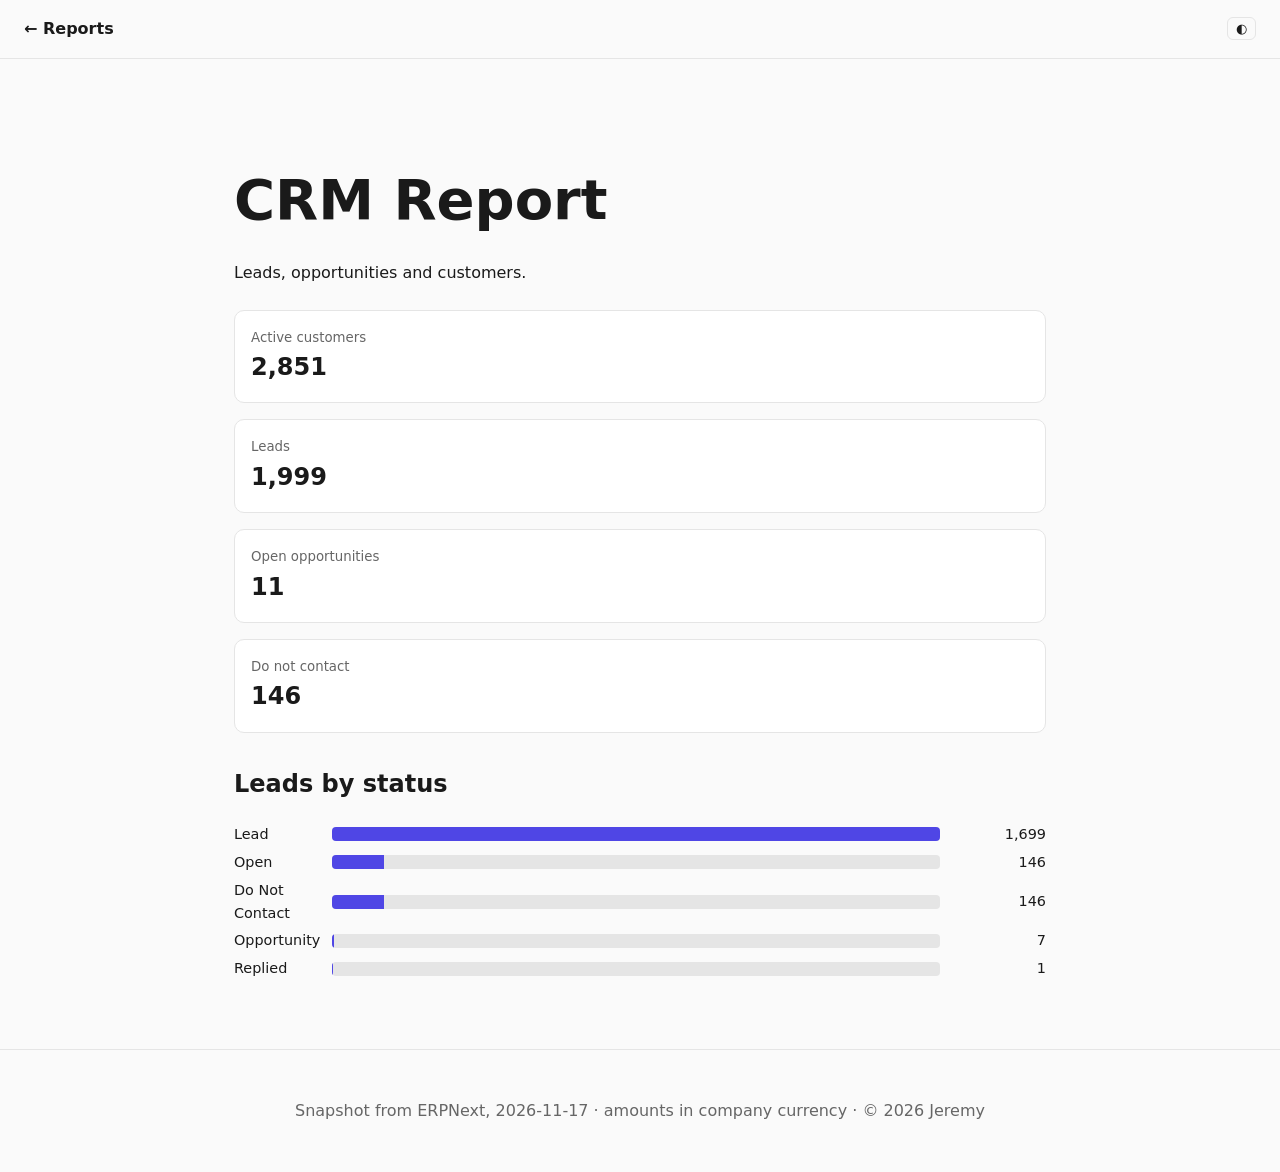
<file: reports/crm.html>
<!doctype html>
<html lang="en">
<head>
  <meta charset="utf-8">
  <meta name="viewport" content="width=device-width, initial-scale=1">
  <title>CRM Report</title>
  <link rel="stylesheet" href="../assets/style.css">
</head>
<body>
  <header class="site-header">
    <a class="brand" href="../index.html">← Reports</a>
    <button id="theme-toggle" type="button" aria-label="Toggle theme">◐</button>
  </header>
  <main>
    <section class="hero">
      <h1>CRM Report</h1>
      <p>Leads, opportunities and customers.</p>
<div class="kpis"><div class="kpi"><small>Active customers</small><strong>2,851</strong></div><div class="kpi"><small>Leads</small><strong>1,999</strong></div><div class="kpi"><small>Open opportunities</small><strong>11</strong></div><div class="kpi"><small>Do not contact</small><strong>146</strong></div></div><h2>Leads by status</h2><div class="chart"><div class="row"><span class="lbl">Lead</span><span class="bar"><i style="width:100.0%"></i></span><span class="val">1,699</span></div>
<div class="row"><span class="lbl">Open</span><span class="bar"><i style="width:8.6%"></i></span><span class="val">146</span></div>
<div class="row"><span class="lbl">Do Not Contact</span><span class="bar"><i style="width:8.6%"></i></span><span class="val">146</span></div>
<div class="row"><span class="lbl">Opportunity</span><span class="bar"><i style="width:0.4%"></i></span><span class="val">7</span></div>
<div class="row"><span class="lbl">Replied</span><span class="bar"><i style="width:0.1%"></i></span><span class="val">1</span></div></div>
    </section>
  </main>
  <footer><p>Snapshot from ERPNext, 2026-11-17 &middot; amounts in company currency &middot; &copy; <span id="year"></span> Jeremy</p></footer>
  <script src="../assets/script.js"></script>
</body>
</html>
</file>
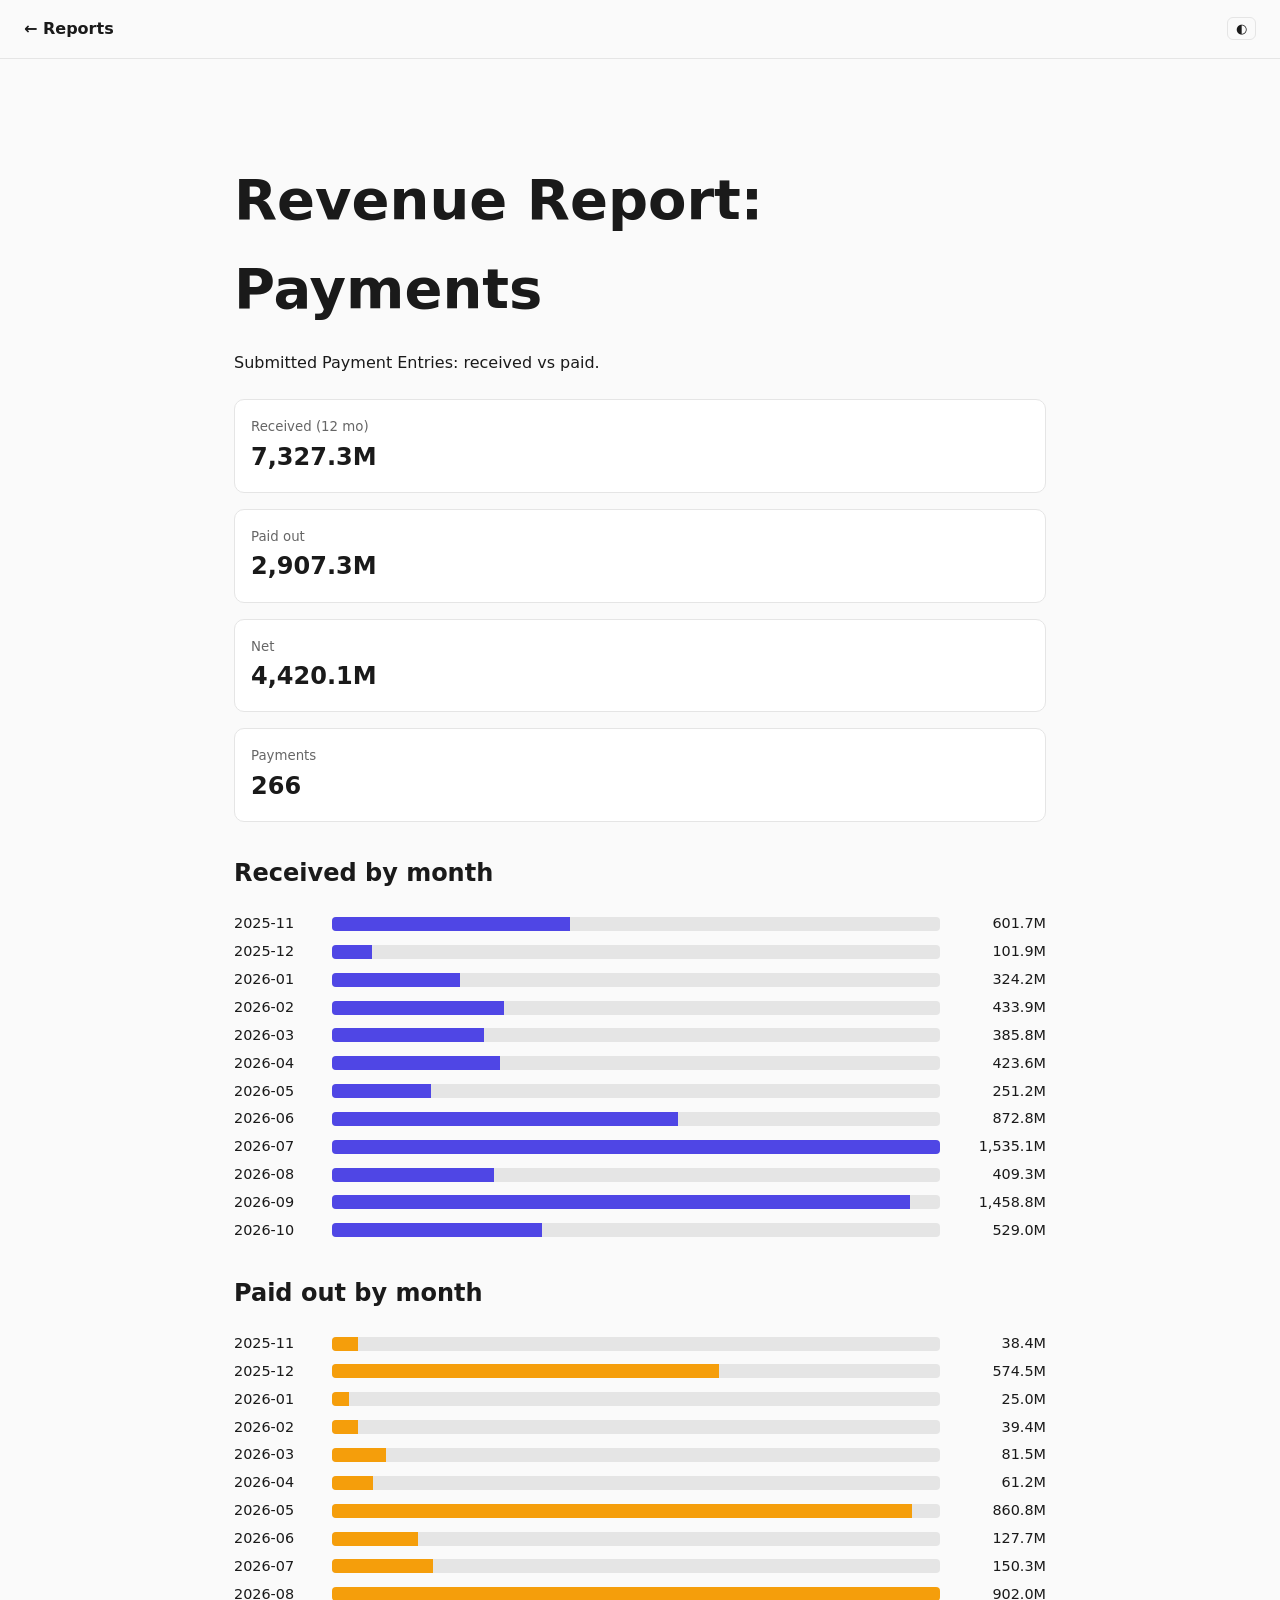
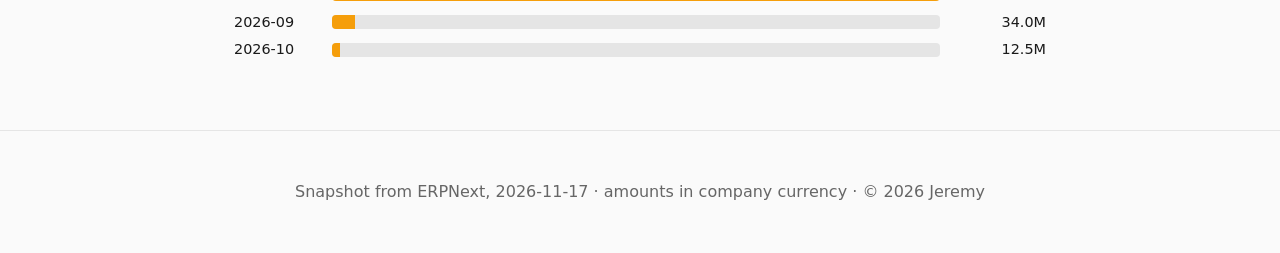
<file: reports/payment.html>
<!doctype html>
<html lang="en">
<head>
  <meta charset="utf-8">
  <meta name="viewport" content="width=device-width, initial-scale=1">
  <title>Revenue Report: Payments</title>
  <link rel="stylesheet" href="../assets/style.css">
</head>
<body>
  <header class="site-header">
    <a class="brand" href="../index.html">← Reports</a>
    <button id="theme-toggle" type="button" aria-label="Toggle theme">◐</button>
  </header>
  <main>
    <section class="hero">
      <h1>Revenue Report: Payments</h1>
      <p>Submitted Payment Entries: received vs paid.</p>
<div class="kpis"><div class="kpi"><small>Received (12 mo)</small><strong>7,327.3M</strong></div><div class="kpi"><small>Paid out</small><strong>2,907.3M</strong></div><div class="kpi"><small>Net</small><strong>4,420.1M</strong></div><div class="kpi"><small>Payments</small><strong>266</strong></div></div><h2>Received by month</h2><div class="chart"><div class="row"><span class="lbl">2025-11</span><span class="bar"><i style="width:39.2%"></i></span><span class="val">601.7M</span></div>
<div class="row"><span class="lbl">2025-12</span><span class="bar"><i style="width:6.6%"></i></span><span class="val">101.9M</span></div>
<div class="row"><span class="lbl">2026-01</span><span class="bar"><i style="width:21.1%"></i></span><span class="val">324.2M</span></div>
<div class="row"><span class="lbl">2026-02</span><span class="bar"><i style="width:28.3%"></i></span><span class="val">433.9M</span></div>
<div class="row"><span class="lbl">2026-03</span><span class="bar"><i style="width:25.1%"></i></span><span class="val">385.8M</span></div>
<div class="row"><span class="lbl">2026-04</span><span class="bar"><i style="width:27.6%"></i></span><span class="val">423.6M</span></div>
<div class="row"><span class="lbl">2026-05</span><span class="bar"><i style="width:16.4%"></i></span><span class="val">251.2M</span></div>
<div class="row"><span class="lbl">2026-06</span><span class="bar"><i style="width:56.9%"></i></span><span class="val">872.8M</span></div>
<div class="row"><span class="lbl">2026-07</span><span class="bar"><i style="width:100.0%"></i></span><span class="val">1,535.1M</span></div>
<div class="row"><span class="lbl">2026-08</span><span class="bar"><i style="width:26.7%"></i></span><span class="val">409.3M</span></div>
<div class="row"><span class="lbl">2026-09</span><span class="bar"><i style="width:95.0%"></i></span><span class="val">1,458.8M</span></div>
<div class="row"><span class="lbl">2026-10</span><span class="bar"><i style="width:34.5%"></i></span><span class="val">529.0M</span></div></div><h2>Paid out by month</h2><div class="chart alt"><div class="row"><span class="lbl">2025-11</span><span class="bar"><i style="width:4.3%"></i></span><span class="val">38.4M</span></div>
<div class="row"><span class="lbl">2025-12</span><span class="bar"><i style="width:63.7%"></i></span><span class="val">574.5M</span></div>
<div class="row"><span class="lbl">2026-01</span><span class="bar"><i style="width:2.8%"></i></span><span class="val">25.0M</span></div>
<div class="row"><span class="lbl">2026-02</span><span class="bar"><i style="width:4.4%"></i></span><span class="val">39.4M</span></div>
<div class="row"><span class="lbl">2026-03</span><span class="bar"><i style="width:9.0%"></i></span><span class="val">81.5M</span></div>
<div class="row"><span class="lbl">2026-04</span><span class="bar"><i style="width:6.8%"></i></span><span class="val">61.2M</span></div>
<div class="row"><span class="lbl">2026-05</span><span class="bar"><i style="width:95.4%"></i></span><span class="val">860.8M</span></div>
<div class="row"><span class="lbl">2026-06</span><span class="bar"><i style="width:14.2%"></i></span><span class="val">127.7M</span></div>
<div class="row"><span class="lbl">2026-07</span><span class="bar"><i style="width:16.7%"></i></span><span class="val">150.3M</span></div>
<div class="row"><span class="lbl">2026-08</span><span class="bar"><i style="width:100.0%"></i></span><span class="val">902.0M</span></div>
<div class="row"><span class="lbl">2026-09</span><span class="bar"><i style="width:3.8%"></i></span><span class="val">34.0M</span></div>
<div class="row"><span class="lbl">2026-10</span><span class="bar"><i style="width:1.4%"></i></span><span class="val">12.5M</span></div></div>
    </section>
  </main>
  <footer><p>Snapshot from ERPNext, 2026-11-17 &middot; amounts in company currency &middot; &copy; <span id="year"></span> Jeremy</p></footer>
  <script src="../assets/script.js"></script>
</body>
</html>
</file>
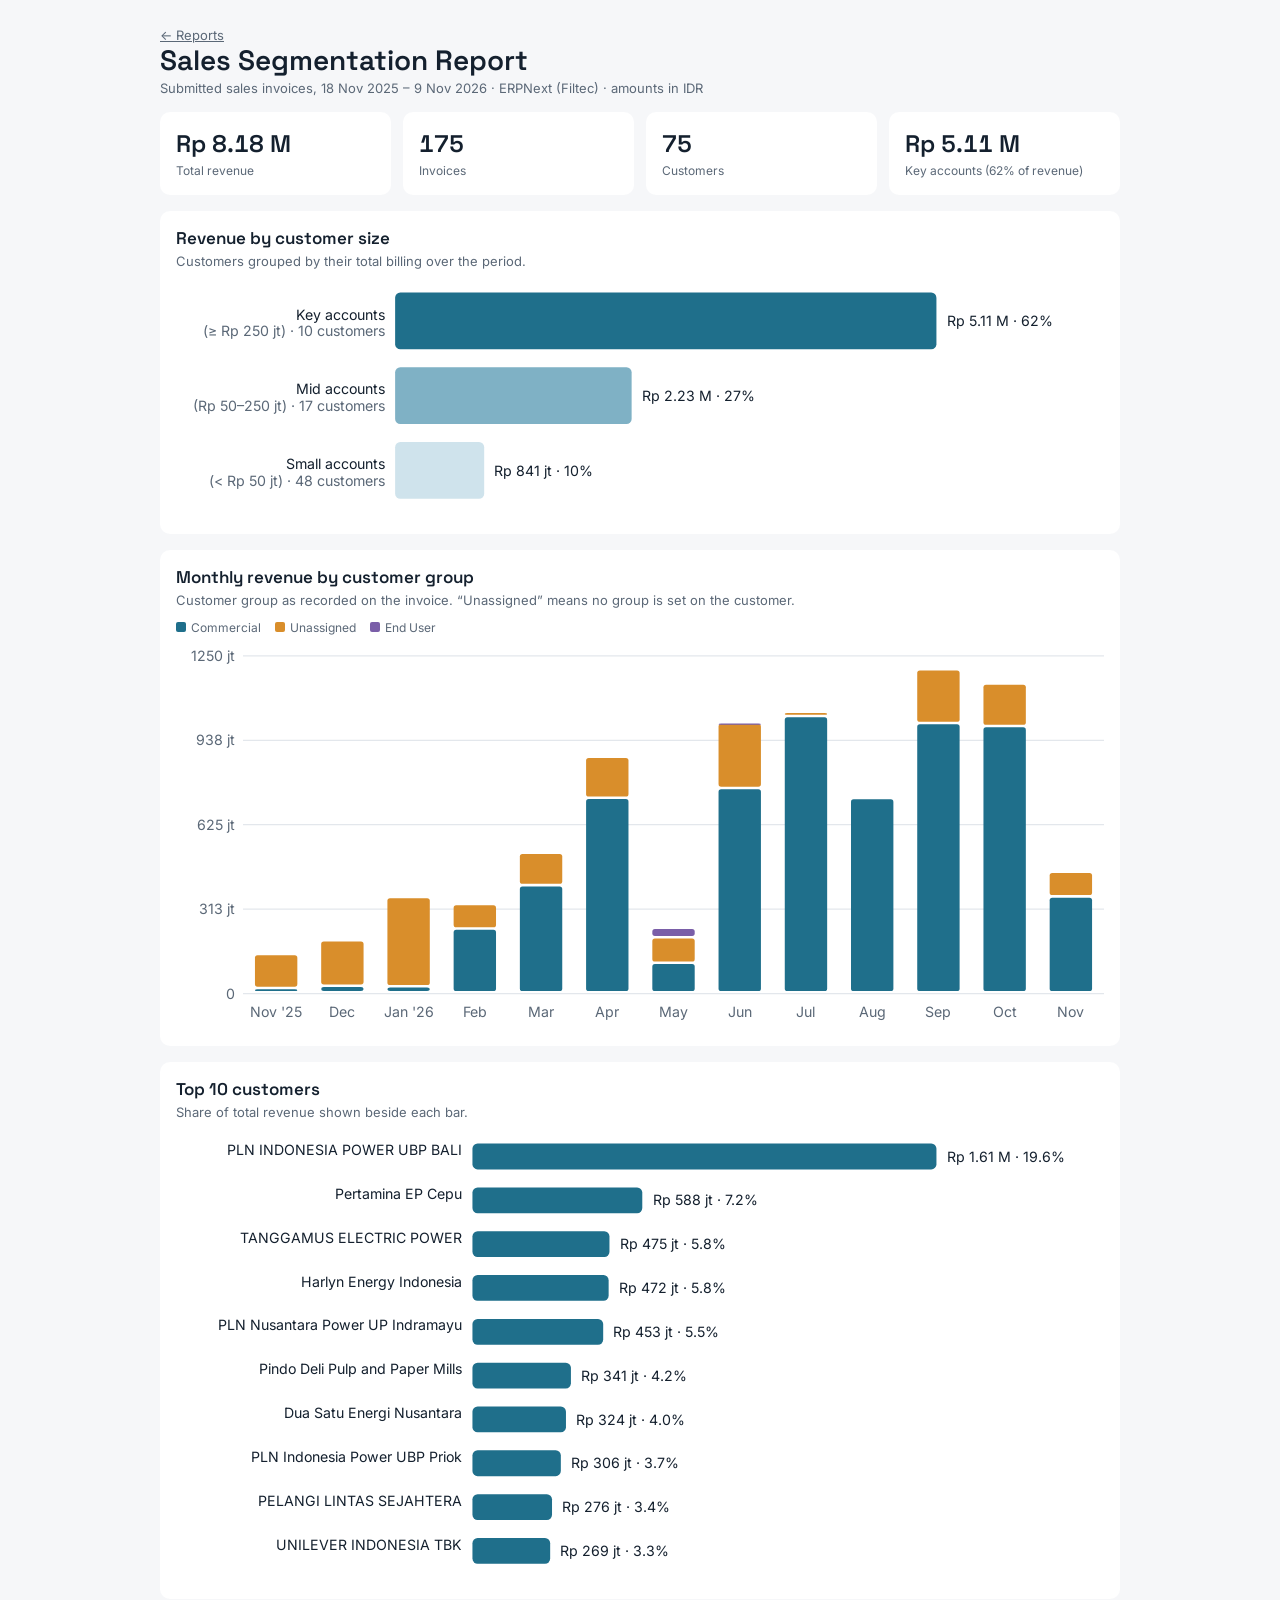
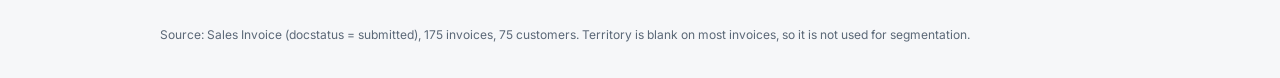
<file: reports/segmentation.html>
<!doctype html>
<html lang="en"><head><meta charset="utf-8"><meta name="viewport" content="width=device-width,initial-scale=1">
<title>Sales Segmentation Report</title>
<link rel="stylesheet" href="https://fonts.googleapis.com/css2?family=Inter:wght@400;600&family=Space+Grotesk:wght@600&display=swap">
<style>
/* Layout: single column of three chart panels under a headline strip */
:root{--bg:#f6f7f9;--panel:#fff;--fg:#14202e;--mut:#5b6877;--grid:#e3e7ec;--c1:#1f6f8b;--c2:#d98e2b;--c3:#7a5ea8;--s1:#cfe3ec;--s2:#7fb1c5;--s3:#1f6f8b;--surf:#fff;
--fd:'Space Grotesk',system-ui,sans-serif;--fb:Inter,system-ui,sans-serif}
@media (prefers-color-scheme:dark){:root:not([data-theme="light"]){--bg:#0f161d;--panel:#18222c;--fg:#e8edf2;--mut:#98a5b3;--grid:#2a3743;--c1:#5fb3d0;--c2:#e8a94d;--c3:#a98bd6;--s1:#2c4a58;--s2:#468aa5;--s3:#7cc4dc;--surf:#18222c;color-scheme:dark}}
:root[data-theme="dark"]{--bg:#0f161d;--panel:#18222c;--fg:#e8edf2;--mut:#98a5b3;--grid:#2a3743;--c1:#5fb3d0;--c2:#e8a94d;--c3:#a98bd6;--s1:#2c4a58;--s2:#468aa5;--s3:#7cc4dc;--surf:#18222c;color-scheme:dark}
body{background:var(--bg);color:var(--fg);font-family:var(--fb);margin:0;padding:24px 16px}
main{max-width:960px;margin:0 auto;display:flex;flex-direction:column;gap:16px}
h1{font:600 28px/1.15 var(--fd);margin:0;text-wrap:balance}h2{font:600 17px var(--fd);margin:0 0 4px}
.sub{color:var(--mut);margin:4px 0 0;font-size:13px}
.kpis{display:grid;grid-template-columns:repeat(auto-fit,minmax(150px,1fr));gap:12px}
.kpi,.panel{background:var(--panel);border-radius:10px;padding:16px;min-width:0}
.kpi b{display:block;font:600 24px var(--fd);font-variant-numeric:tabular-nums}.kpi span{color:var(--mut);font-size:12px}
.panel p{margin:0 0 12px;color:var(--mut);font-size:13px}
svg{width:100%;height:auto;display:block}svg text{fill:var(--mut);font:11px var(--fb)}
.leg{display:flex;gap:14px;flex-wrap:wrap;font-size:12px;color:var(--mut);margin-bottom:8px}.leg i{display:inline-block;width:10px;height:10px;border-radius:2px;margin-right:5px}
#tip{position:fixed;pointer-events:none;background:var(--fg);color:var(--bg);font-size:12px;padding:6px 8px;border-radius:6px;opacity:0;z-index:5;max-width:240px}
.src{color:var(--mut);font-size:12px}
</style></head><body>
<main>
<header><a href="../index.html" style="font-size:13px;color:var(--mut)">← Reports</a><h1>Sales Segmentation Report</h1><p class="sub">Submitted sales invoices, 18 Nov 2025 – 9 Nov 2026 · ERPNext (Filtec) · amounts in IDR</p></header>
<div class="kpis" id="kpis"></div>
<section class="panel"><h2>Revenue by customer size</h2><p>Customers grouped by their total billing over the period.</p><div id="c1"></div></section>
<section class="panel"><h2>Monthly revenue by customer group</h2><p>Customer group as recorded on the invoice. “Unassigned” means no group is set on the customer.</p><div class="leg" id="l2"></div><div id="c2"></div></section>
<section class="panel"><h2>Top 10 customers</h2><p>Share of total revenue shown beside each bar.</p><div id="c3"></div></section>
<p class="src">Source: Sales Invoice (docstatus = submitted), 175 invoices, 75 customers. Territory is blank on most invoices, so it is not used for segmentation.</p>
</main>
<div id="tip"></div>
<script>
const D={"tiers": [{"name": "Key accounts (\u2265 Rp 250 jt)", "customers": 10, "revenue": 5110990216, "invoices": 28}, {"name": "Mid accounts (Rp 50\u2013250 jt)", "customers": 17, "revenue": 2233082195, "invoices": 41}, {"name": "Small accounts (< Rp 50 jt)", "customers": 48, "revenue": 840886359, "invoices": 106}], "months": ["2025-11", "2025-12", "2026-01", "2026-02", "2026-03", "2026-04", "2026-05", "2026-06", "2026-07", "2026-08", "2026-09", "2026-10", "2026-11"], "monthly": {"Commercial": [15939600, 24469062, 22196115, 235810620, 396716220, 719810580, 109263682, 756250357, 1022669529, 718992170, 996613829, 985602300, 355005750], "Unassigned": [126179250, 168398100, 331106340, 90705050, 120069810, 152269800, 94572000, 241349520, 15817500, 0, 199365435, 157509000, 91297500], "End User": [0, 0, 0, 0, 0, 0, 34981650, 1998000, 0, 0, 0, 0, 0]}, "top": [["PT. PLN INDONESIA POWER UBP BALI", 1607252516], ["PT Pertamina EP Cepu", 588300000], ["PT. TANGGAMUS ELECTRIC POWER", 474636000], ["PT Harlyn Energy Indonesia", 471783300], ["PT PLN Nusantara Power UP Indramayu", 452880000], ["PT. Pindo Deli Pulp and Paper Mills", 341137688], ["PT Dua Satu Energi Nusantara", 323942400], ["PT PLN Indonesia Power UBP Priok", 306182400], ["PT. PELANGI LINTAS SEJAHTERA", 275651850], ["PT UNILEVER INDONESIA TBK", 269224062]], "total": 8184958769, "inv": 175, "cust": 75};
const NS='http://www.w3.org/2000/svg',tip=document.getElementById('tip');
const fm=v=>v>=1e9?(v/1e9).toFixed(2)+' M':v>=1e6?Math.round(v/1e6)+' jt':'0';
const full=v=>'Rp '+Math.round(v).toLocaleString('id-ID');
const el=(p,t,a,txt)=>{const e=document.createElementNS(NS,t);for(const k in a)e.setAttribute(k,a[k]);if(txt!=null)e.textContent=txt;p.appendChild(e);return e};
const fmB=v=>v>=1e9?'Rp '+(v/1e9).toFixed(2)+' M':'Rp '+Math.round(v/1e6)+' jt';
function hover(n,t){n.addEventListener('mousemove',e=>{tip.innerHTML=t;tip.style.opacity=1;tip.style.left=Math.min(e.clientX+12,innerWidth-250)+'px';tip.style.top=e.clientY+12+'px'});n.addEventListener('mouseleave',()=>tip.style.opacity=0)}
document.getElementById('kpis').innerHTML=[[fmB(D.total),'Total revenue'],[D.inv,'Invoices'],[D.cust,'Customers'],[fmB(D.tiers[0].revenue/D.total*0+D.tiers[0].revenue),'Key accounts ('+Math.round(D.tiers[0].revenue/D.total*100)+'% of revenue)']].map(k=>`<div class="kpi"><b>${k[0]}</b><span>${k[1]}</span></div>`).join('');
// horizontal bars
function hbars(id,rows,colors,opt){const W=720,L=opt.L,rh=opt.rh,H=rows.length*rh+10,R=opt.R||110,mx=Math.max(...rows.map(r=>r.v));
const s=el(document.getElementById(id),'svg',{viewBox:`0 0 ${W} ${H}`,role:'img','aria-label':opt.label});
rows.forEach((r,i)=>{const y=i*rh+5,w=(W-L-R)*r.v/mx;
el(s,'text',{x:L-8,y:y+rh/2-4,'text-anchor':'end',style:'fill:var(--fg)'},r.n);
if(r.n2)el(s,'text',{x:L-8,y:y+rh/2+9,'text-anchor':'end'},r.n2);
const b=el(s,'rect',{x:L,y:y+4,width:w,height:rh-14,rx:4,fill:colors[i%colors.length]});
el(s,'text',{x:L+w+8,y:y+rh/2+1,style:'fill:var(--fg)'},r.lab);hover(b,r.tip)})}
hbars('c1',D.tiers.map(t=>({n:t.name.split(' (')[0],n2:'('+t.name.split(' (')[1]+' · '+t.customers+' customers',v:t.revenue,lab:fmB(t.revenue)+' · '+Math.round(t.revenue/D.total*100)+'%',tip:`<b>${t.name}</b><br>${t.customers} customers · ${t.invoices} invoices<br>${full(t.revenue)}`})),['var(--s3)','var(--s2)','var(--s1)'],{L:170,rh:58,R:130,label:'Revenue by customer size'});
hbars('c3',D.top.map(t=>({n:t[0].replace(/^PT\.? ?/i,'').trim().slice(0,32),v:t[1],lab:fmB(t[1])+' · '+(t[1]/D.total*100).toFixed(1)+'%',tip:`<b>${t[0]}</b><br>${full(t[1])}`})),['var(--c1)'],{L:230,rh:34,R:130,label:'Top 10 customers'});
// stacked columns
(function(){const keys=['Commercial','Unassigned','End User'],col=['var(--c1)','var(--c2)','var(--c3)'],M=D.months,W=720,H=300,L=52,B=28,T=10;
document.getElementById('l2').innerHTML=keys.map((k,i)=>`<span><i style="background:${col[i]}"></i>${k}</span>`).join('');
const tot=M.map((m,i)=>keys.reduce((a,k)=>a+D.monthly[k][i],0)),mx=Math.ceil(Math.max(...tot)/2.5e8)*2.5e8;
const s=el(document.getElementById('c2'),'svg',{viewBox:`0 0 ${W} ${H}`,role:'img','aria-label':'Monthly revenue by customer group'});
for(let g=0;g<=4;g++){const v=mx*g/4,y=H-B-(H-B-T)*g/4;el(s,'line',{x1:L,x2:W,y1:y,y2:y,stroke:'var(--grid)'});el(s,'text',{x:L-6,y:y+4,'text-anchor':'end'},v?Math.round(v/1e6)+' jt':'0')}
const bw=(W-L)/M.length;
M.forEach((m,i)=>{let y=H-B;const x=L+i*bw+bw*.18,w=bw*.64;
keys.forEach((k,j)=>{const v=D.monthly[k][i];if(!v)return;const h=(H-B-T)*v/mx;y-=h;
const r=el(s,'rect',{x,y,width:w,height:Math.max(h-2,1),rx:2,fill:col[j]});hover(r,`<b>${k} · ${m}</b><br>${full(v)}`)});
el(s,'text',{x:x+w/2,y:H-10,'text-anchor':'middle'},['Jan','Feb','Mar','Apr','May','Jun','Jul','Aug','Sep','Oct','Nov','Dec'][+m.slice(5)-1]+(m.slice(5)==='01'||i===0?" '"+m.slice(2,4):''))})})();
</script></body></html>
</file>
<file: assets/style.css>
:root{--bg:#fafafa;--fg:#1a1a1a;--muted:#666;--card:#fff;--accent:#4f46e5;--border:#e5e5e5}
:root[data-theme="dark"]{--bg:#111;--fg:#eee;--muted:#999;--card:#1b1b1b;--accent:#818cf8;--border:#2a2a2a}
@media (prefers-color-scheme:dark){:root:not([data-theme="light"]){--bg:#111;--fg:#eee;--muted:#999;--card:#1b1b1b;--accent:#818cf8;--border:#2a2a2a}}
*{box-sizing:border-box}
html{scroll-behavior:smooth}
body{margin:0;font:16px/1.6 system-ui,-apple-system,Segoe UI,sans-serif;background:var(--bg);color:var(--fg)}
a{color:var(--accent)}
.site-header{display:flex;justify-content:space-between;align-items:center;padding:1rem 1.5rem;border-bottom:1px solid var(--border);position:sticky;top:0;background:var(--bg)}
.brand{font-weight:700;text-decoration:none;color:var(--fg)}
nav{display:flex;gap:1rem;align-items:center}
nav a{text-decoration:none;color:var(--muted)}
nav a:hover{color:var(--accent)}
#theme-toggle{background:none;border:1px solid var(--border);color:var(--fg);border-radius:6px;cursor:pointer;padding:.2rem .5rem}
main{max-width:860px;margin:0 auto;padding:0 1.5rem}
section{padding:3rem 0}
.hero{padding:6rem 0 4rem}
.hero h1{font-size:clamp(2rem,6vw,3.5rem);margin:0 0 1rem}
.accent{color:var(--accent)}
.btn{display:inline-block;margin-top:1rem;padding:.7rem 1.2rem;background:var(--accent);color:#fff;border-radius:8px;text-decoration:none}
.btn-ghost{background:transparent;color:var(--accent);border:1px solid var(--accent);margin-left:.5rem}
.grid{display:grid;grid-template-columns:repeat(auto-fit,minmax(220px,1fr));gap:1rem}
.card{background:var(--card);border:1px solid var(--border);border-radius:10px;padding:1.2rem}
.card h3{margin-top:0}
footer{text-align:center;padding:2rem;color:var(--muted);border-top:1px solid var(--border)}
.reports{display:grid;gap:1rem}
.report{display:flex;align-items:center;gap:1.2rem;padding:1.4rem 1.5rem;background:var(--card);border:1px solid var(--border);border-radius:12px;text-decoration:none;color:var(--fg);transition:border-color .15s,transform .15s}
.report:hover{border-color:var(--accent);transform:translateY(-2px)}
.report .num{font-size:1.6rem;font-weight:700;color:var(--accent);min-width:3.5rem}
.report .info{display:flex;flex-direction:column;flex:1;gap:.1rem}
.report .info strong{font-size:1.2rem}
.report small{color:var(--muted)}
.report .go{font-size:1.5rem;color:var(--muted)}
.kpis{display:grid;grid-template-columns:1fr;gap:1rem;margin:1.5rem 0}
.kpi{background:var(--card);border:1px solid var(--border);border-radius:10px;padding:1rem}
.kpi small{display:block;color:var(--muted)}.kpi strong{font-size:1.5rem}
h2{margin-top:2rem}
.chart .row{display:grid;grid-template-columns:5.5rem 1fr 6rem;gap:.6rem;align-items:center;margin:.3rem 0;font-size:.9rem}
.chart .bar{background:var(--border);border-radius:4px;height:14px;overflow:hidden}
.chart .bar i{display:block;height:100%;background:var(--accent)}
.chart.alt .bar i{background:#f59e0b}
.chart .val{text-align:right;font-variant-numeric:tabular-nums}
.category{margin:0 0 1rem;font-size:1.1rem;text-transform:uppercase;letter-spacing:.08em;color:var(--muted)}
</file>
